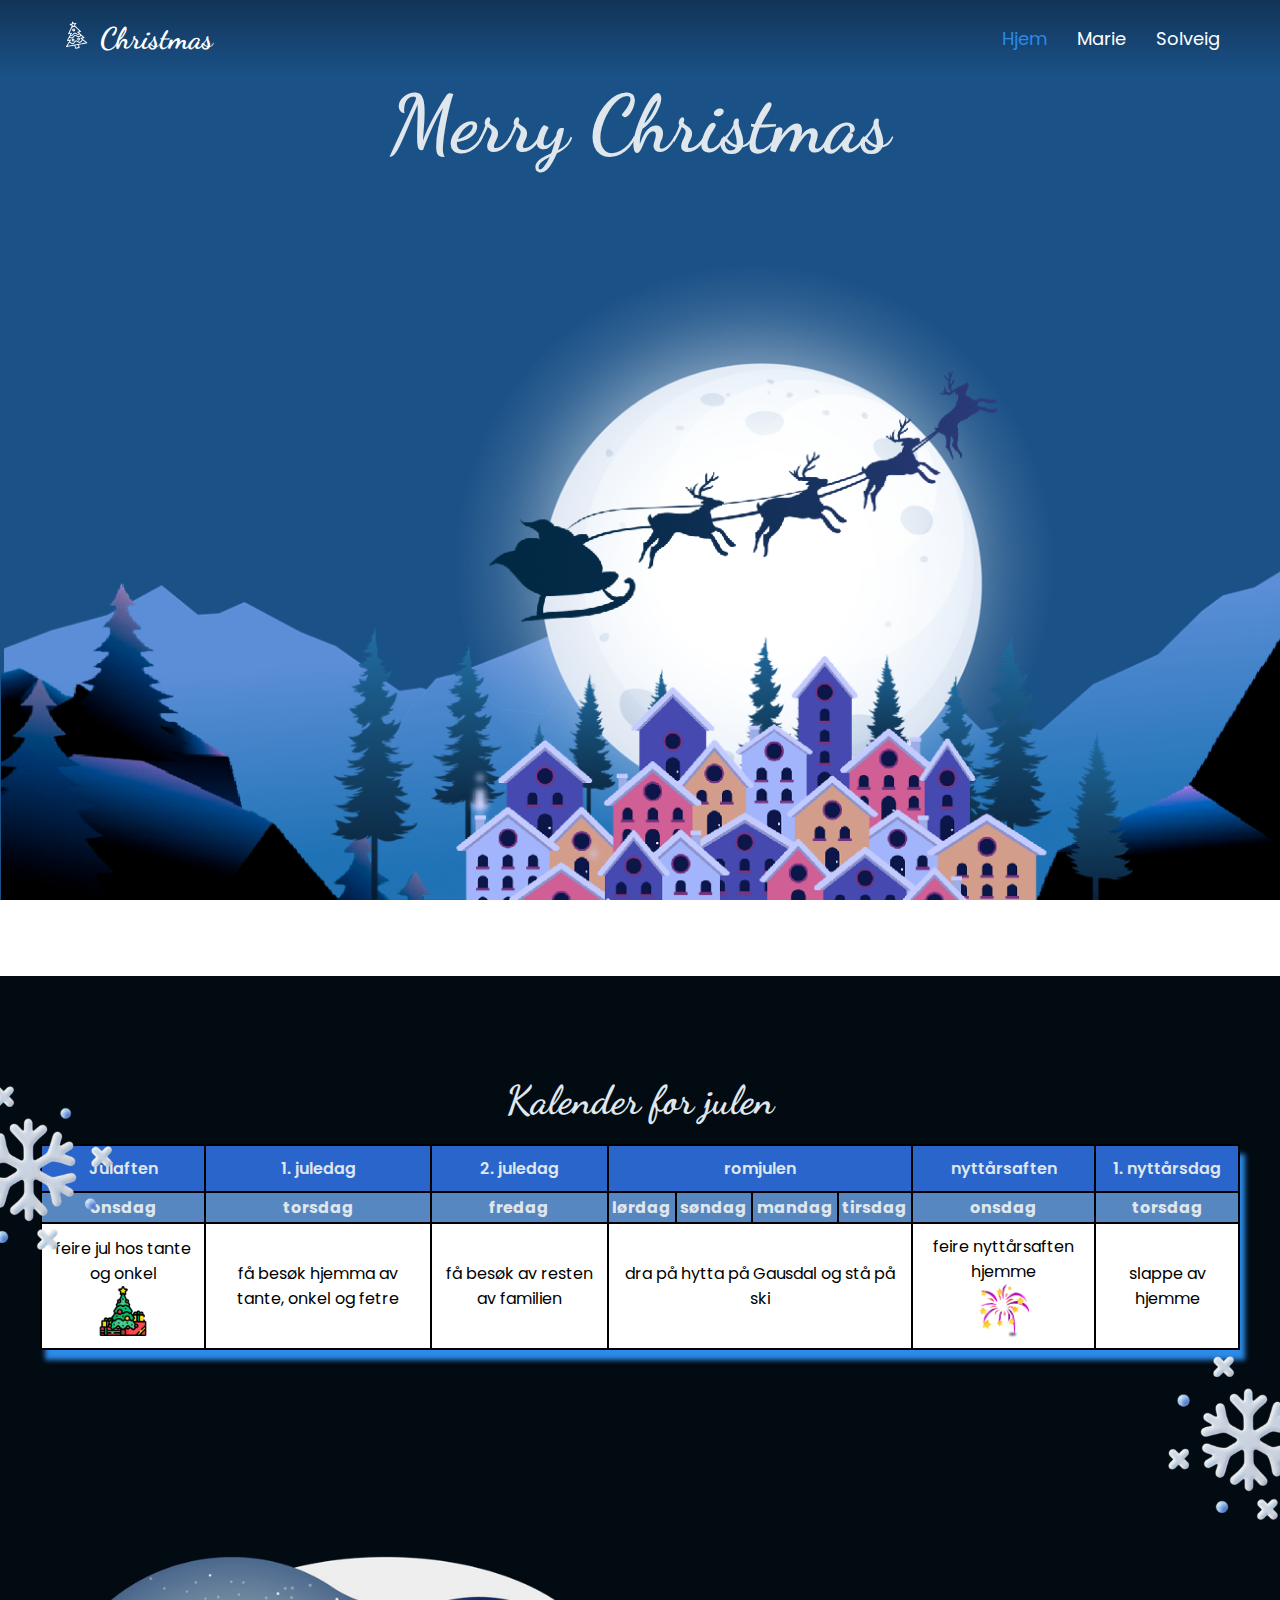
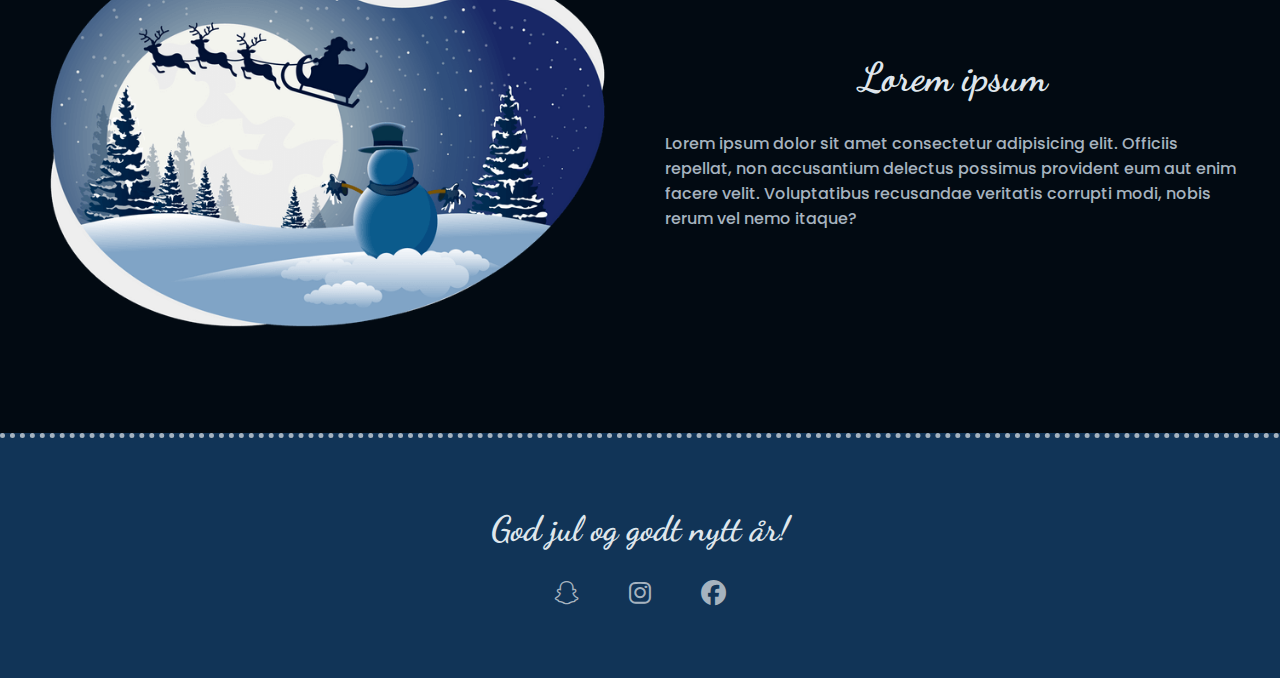
<file: Juleside/index.html>
<!DOCTYPE html>
<html lang="en">

<head>
    <meta charset="UTF-8">
    <meta name="viewport" content="width=device-width, initial-scale=1.0">
    <title>juleside</title>
    <link rel="stylesheet" href="index-style.css">
    <link rel="stylesheet" href="https://cdnjs.cloudflare.com/ajax/libs/font-awesome/6.5.1/css/all.min.css">


</head>

<body>

    <section class="nav-section">
        <nav>
            <div class="nav-container">
                <div class="logo">
                    <a href="index.html"><img src="logo.png" alt="logo" class="logo-img"></a>
                    <a href="index.html">Christmas</a>
                </div>
                <div class="nav-flex">
                    <a href="index.html">Hjem</a>
                    <a href="#">Marie</a>
                    <a href="solveig.html">Solveig</a>
                </div>
            </div>
        </nav>
    </section>

    <main>
        <h1>Merry Christmas</h1>
    </main>

    <section class="kalender">
        <h2>Kalender for julen</h2>

        <table>
            <thead>
                <tr id="dager">
                    <th>Julaften</th>
                    <th>1. juledag</th>
                    <th>2. juledag</th>
                    <th colspan="4">romjulen</th>
                    <th>nyttårsaften</th>
                    <th>1. nyttårsdag</th>
                </tr>
                <tr class="dager">
                    <th>onsdag</th>
                    <th>torsdag</th>
                    <th>fredag</th>
                    <th>lørdag</th>
                    <th>søndag</th>
                    <th>mandag</th>
                    <th>tirsdag</th>
                    <th>onsdag</th>
                    <th>torsdag</th>
                </tr>
            </thead>

            <tbody>
                <tr>
                    <td>feire jul hos tante og onkel <img src="kalender_julaften.png" alt="julaften"
                            class="kalender-img"></td>
                    <td>få besøk hjemma av tante, onkel og fetre</td>
                    <td>få besøk av resten av familien</td>
                    <td colspan="4">dra på hytta på Gausdal og stå på ski</td>
                    <td>feire nyttårsaften hjemme <img src="kalender_nyttår.png" alt="nyttårsaften"
                            class="kalender-img"></td>
                    <td>slappe av hjemme</td>
                </tr>
            </tbody>
        </table>

    </section>

    <img src="snowflake.png" alt="snowflake" class="snowflake-1">
    <img src="snowflake.png" alt="snowflake" class="snowflake-2">

    <section class="lorem">
        <div class="grid-container">
            <img src="about-christmas.png" alt="">
            <div class="text-box">
                <h3>Lorem ipsum</h3>
                <p>Lorem ipsum dolor sit amet consectetur adipisicing elit. Officiis repellat, non accusantium delectus
                    possimus provident eum aut enim facere velit. Voluptatibus recusandae veritatis corrupti modi, nobis
                    rerum vel nemo itaque?</p>
            </div>
        </div>
    </section>

    <footer>
        <div class="content">
            <h4>God jul og godt nytt år!</h4>
            <ul>
                <li><a href="#"><i class="fa-brands fa-snapchat"></i></a></li>
                <li><a href="#"><i class="fa-brands fa-instagram"></i></a></li>
                <li><a href="#"><i class="fa-brands fa-facebook"></i></a></li>
            </ul>
        </div>
    </footer>

</body>

</html>
</file>
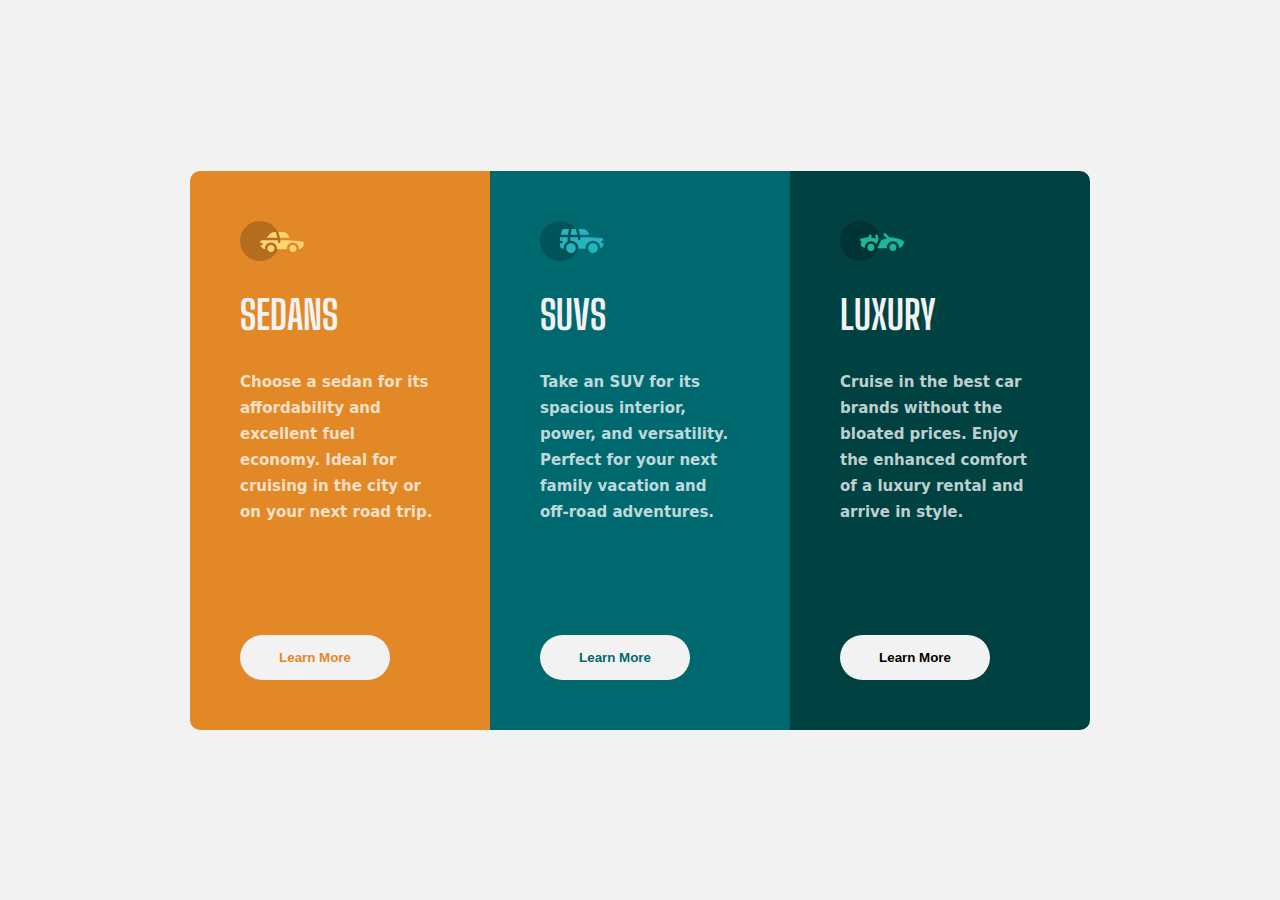
<file: Juleside/Marie_utf/3-column-preview-card-main – starter/index.html>
<!DOCTYPE html>
<html lang="en">

<head>
  <meta charset="UTF-8" />
  <meta name="viewport" content="width=device-width, initial-scale=1.0" />
  <!-- displays site properly based on user's device -->

  <link rel="icon" type="image/png" sizes="32x32" href="./images/favicon-32x32.png" />

  <title>Frontend Mentor | 3-column preview card component</title>

  <!-- Google fonts -->
  <link rel="preconnect" href="https://fonts.googleapis.com" />
  <link rel="preconnect" href="https://fonts.gstatic.com" crossorigin />
  <link href="https://fonts.googleapis.com/css2?family=Big+Shoulders+Display:wght@700&family=Lexend+Deca&display=swap"
    rel="stylesheet" />

  <!-- External stylesheet -->
  <link rel="stylesheet" href="style.css" />
</head>

<body>
  <div class="grid-container">
      <div class="grid-card sedans">
        <div class="img-container">
          <img src="./images/icon-sedans.svg" alt="">
        </div>
        <h2>Sedans</h2>
        <p class="grid-card-text">
          Choose a sedan for its affordability and excellent fuel economy.
          Ideal for cruising in the city or on your next road trip.
        </p>
        <button class="btn">Learn More</button>
      </div>
      <div class="grid-card suvs">
        <div class="img-container">
          <img src="./images/icon-suvs.svg" alt="">
        </div>
        <h2>SUVs</h2>
        <p class="grid-card-text">
          Take an SUV for its spacious interior, power, and versatility.
          Perfect for your next family vacation and off-road adventures.
        </p>
        <button class="btn">Learn More</button>
      </div>
      <div class="grid-card luxury">
        <div class="img-container">
          <img src="./images/icon-luxury.svg" alt="">
        </div>
        <h2>Luxury</h2>
        <p class="grid-card-text">
          Cruise in the best car brands without the bloated prices. Enjoy the
          enhanced comfort of a luxury rental and arrive in style.
        </p>
        <button class="btn">Learn More</button>
      </div>
  </div>
</body>

</html>
</file>
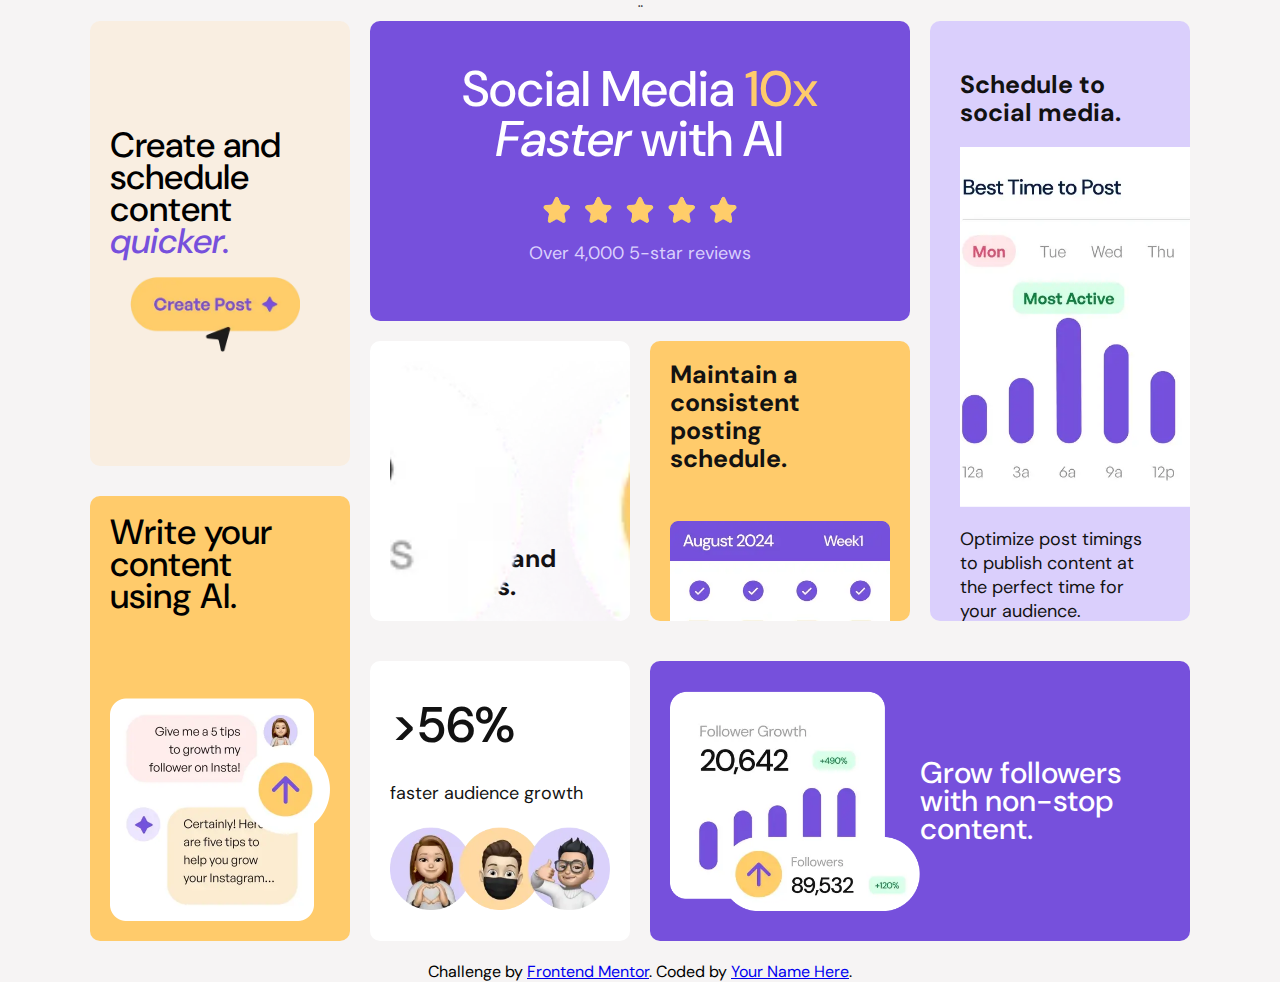
<file: Juleside/Marie_utf/bento-grid-main/index.html>
<!DOCTYPE html>
<html lang="en">

<head>
  <meta charset="UTF-8">
  <meta name="viewport" content="width=device-width, initial-scale=1.0">
  <!-- displays site properly based on user's device -->

  <link rel="icon" type="image/png" sizes="32x32" href="./assets/images/favicon-32x32.png">
  <link rel="stylesheet" href="./style.css">¨
  <link rel="stylesheet" href=https://fonts.google.com/specimen/DM+Sans>

  <title>Frontend Mentor | Bento grid</title>


</head>

<body>
  <div class="flex-container">
    <section class="left-section">

      <div class="grid-card top-create">
        <div class="create-content">
          <h3>Create and schedule content <span class="purple-italic-text">quicker.</span></h3>
          <div class="create-bilde">
            <img src="./assets/images/illustration-create-post.webp" alt="">
          </div>
        </div>
      </div>

      <div class="grid-card bottom-ai">
        <h3>Write your content using AI.</h3>
        <img src="./assets/images/illustration-ai-content.webp" alt="">
      </div>
    </section>


    <section class="grid-section">
      <div class="grid-card top-title">
        <div class="title-content">
          <h1>Social Media <span class="title-10x">10x</span></h1>
          <h1><span class="title-italic">Faster</span> with AI</h1>
          <div class="stars">
            <img src="./assets/images/illustration-five-stars.webp" alt="">
          </div>
          <p>Over 4,000 5-star reviews</p>
        </div>
      </div>

      <div class="grid-card mid-insta">
        <div class="insta-bilde">
          <img src="./assets/images/illustration-multiple-platforms.webp" alt="">
        </div>
        <h4>Manage multiple accounts and platforms.</h4>
      </div>
      <div class="grid-card mid-yellow">
        <h4>Maintain a consistent posting schedule.</h4>
        <img src="./assets/images/illustration-consistent-schedule.webp" alt="">
      </div>
      <div class="grid-card right-purple">
        <h4>Schedule to social media.</h4>
        <div class="right-bilde">
          <img src="./assets/images/illustration-schedule-posts.webp" alt="">
        </div>
        <p>Optimize post timings to publish content at the perfect time for your audience.</p>
      </div>

      <div class="grid-card bottom-purple">
        <div class="bottom-bilde">
          <img src="./assets/images/illustration-grow-followers.webp" alt="">
        </div>
        <h2>Grow followers with non-stop content.</h2>
      </div>

      <div class="grid-card bottom-percent">
        <p class="percent">>56%</p>
        <p>faster audience growth</p>
        <img src="./assets/images/illustration-audience-growth.webp" alt="">
      </div>
    </section>

     <section class="left-section media">
      <div class="grid-card top-create">
        <div class="create-content">
          <h3>Create and schedule content <span class="purple-italic-text">quicker.</span></h3>
          <div class="create-bilde">
            <img src="./assets/images/illustration-create-post.webp" alt="">
          </div>
        </div>
      </div>

      <div class="grid-card bottom-ai">
        <h3>Write your content using AI.</h3>
        <img src="./assets/images/illustration-ai-content.webp" alt="">
      </div>
    </section>

  </div>






  <div class="attribution">
    Challenge by <a href="https://www.frontendmentor.io?ref=challenge">Frontend Mentor</a>.
    Coded by <a href="#">Your Name Here</a>.
  </div>
</body>

</html>
</file>
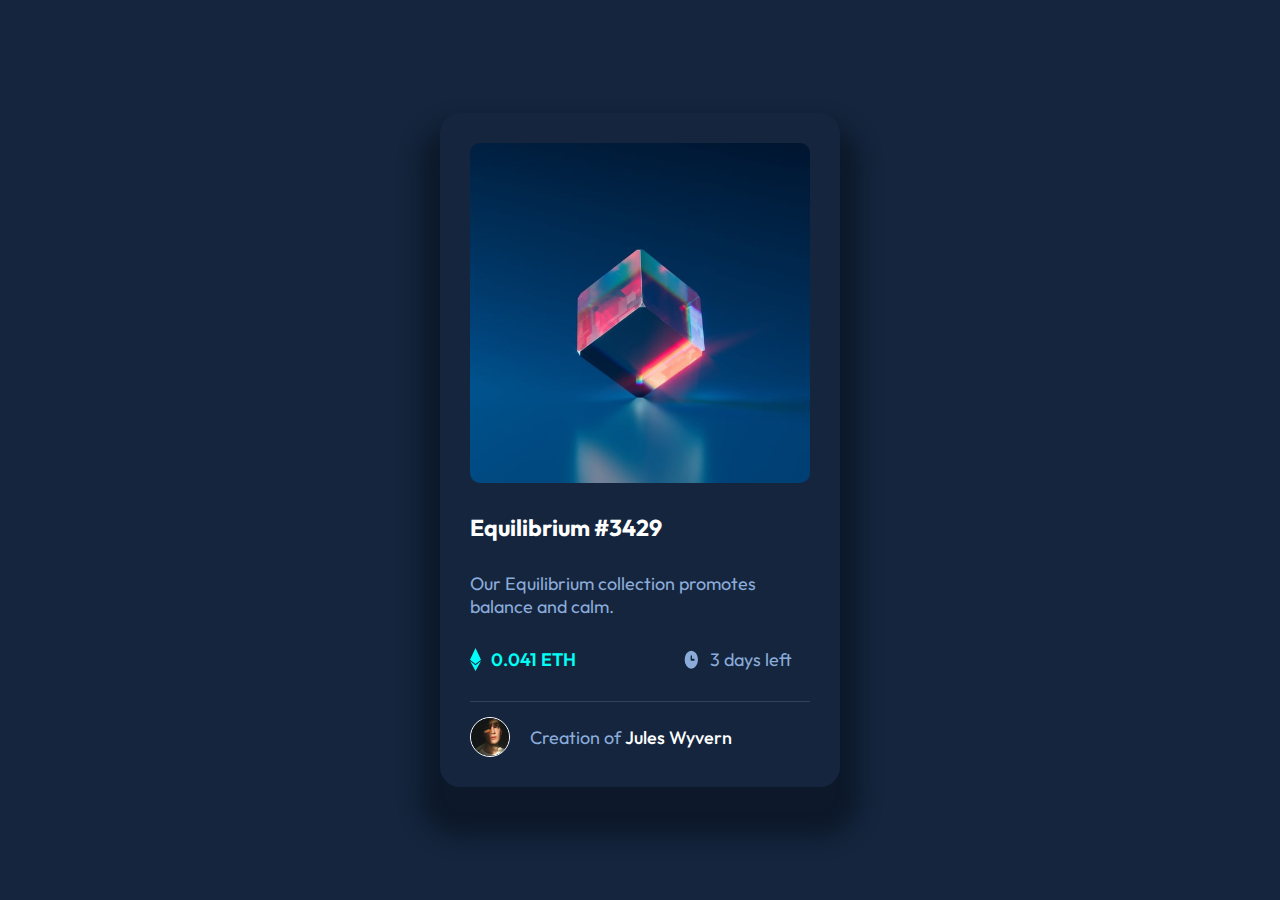
<file: Juleside/Marie_utf/nft-preview-card-main-starter/index.html>
<!DOCTYPE html>
<html lang="en">

<head>
  <meta charset="UTF-8" />
  <meta name="viewport" content="width=device-width, initial-scale=1.0" />

  <link rel="icon" type="image/png" sizes="32x32" href="./images/favicon-32x32.png" />
  <!-- Google fonts -->
  <link rel="preconnect" href="https://fonts.googleapis.com" />
  <link rel="preconnect" href="https://fonts.gstatic.com" crossorigin />
  <link href="https://fonts.googleapis.com/css2?family=Outfit:wght@300;400;600&display=swap" rel="stylesheet" />
  <!-- /Google fonts -->

  <link rel="stylesheet" href="style.css" />

  <title>Frontend Mentor | NFT preview card component</title>
</head>

<body>
    <div class="container">
      <div class="bilde-container">
        <img src="./images/image-equilibrium.jpg" alt="">
      </div>
      <div class="bilde-container-hover">
        <img src="./images/icon-view.svg" alt="">
      </div>
      <h1>Equilibrium #3429</h1>
      <p>Our Equilibrium collection promotes balance and calm.</p>

      <div class="flex-group">
        <div class="eth">
          <img src="./images/icon-ethereum.svg" alt="">
          <p>0.041 ETH</p>
        </div>
        <div class="time">
          <img src="./images/icon-clock.svg" alt="">
          <p>3 days left</p>
        </div>
      </div>

      <div class="creation">
        <div class="avatar-container">
          <img src="./images/image-avatar.png" alt="">
        </div>
        <p>Creation of <span class="bold-white">Jules Wyvern</span></p>
      </div>
    </div>
</body>

</html>
</file>
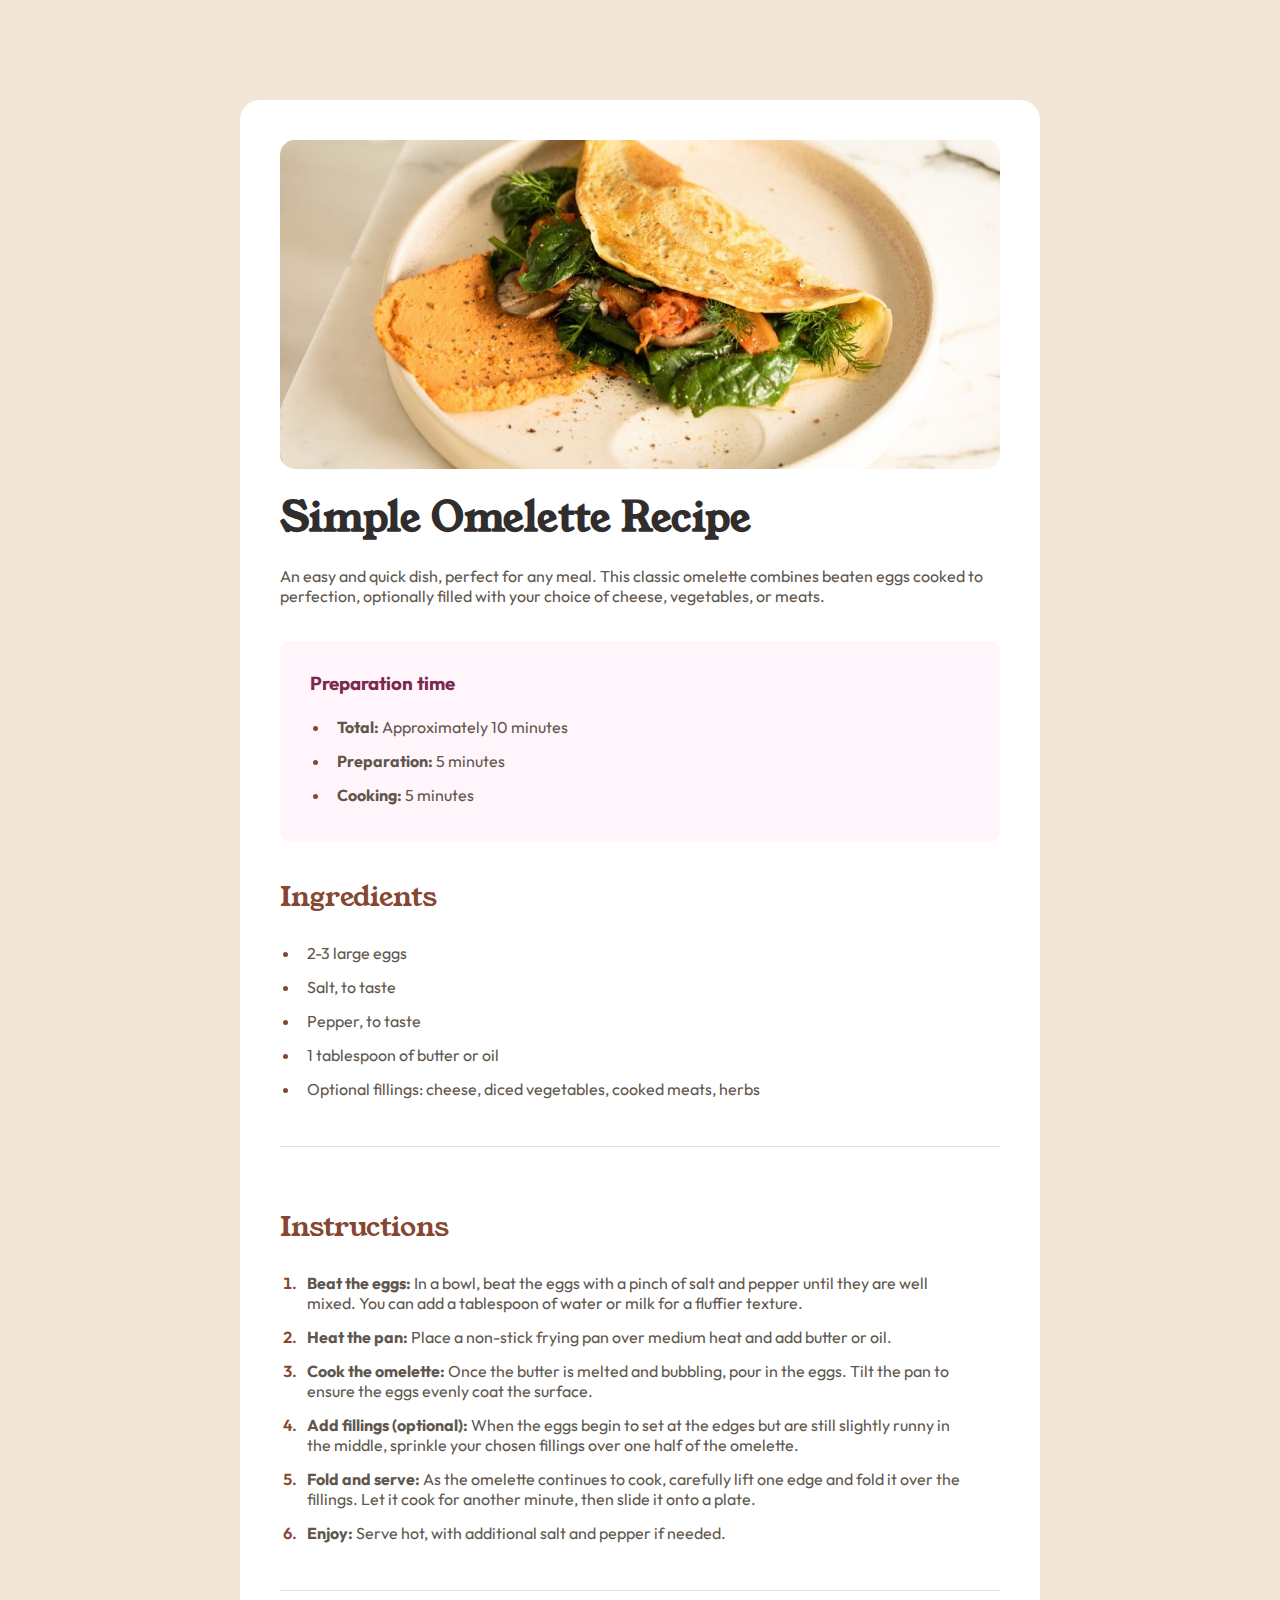
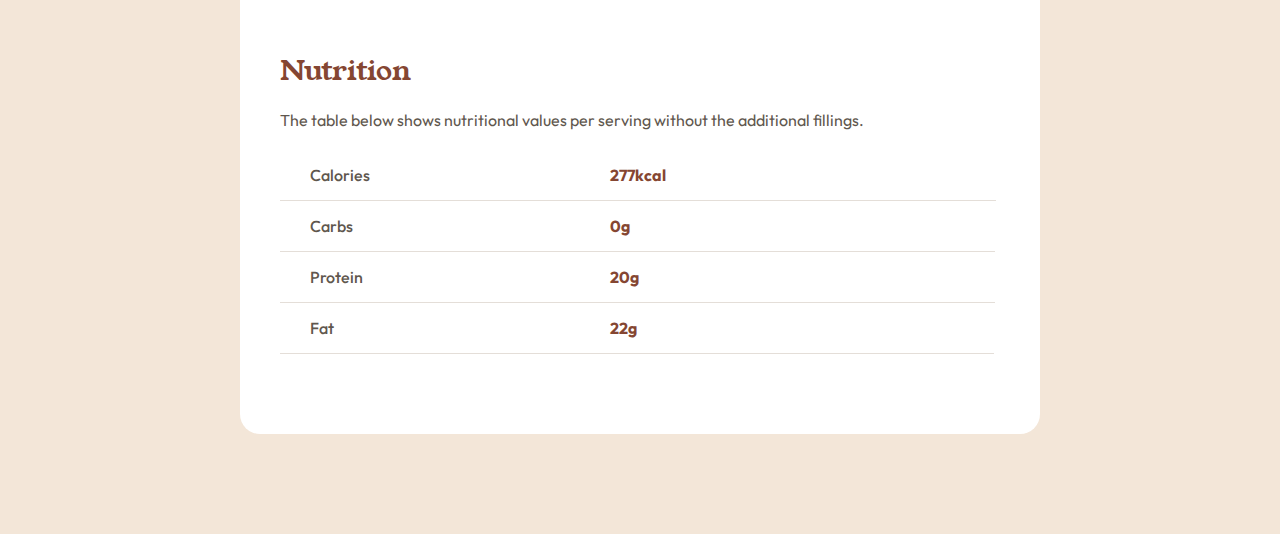
<file: Juleside/Marie_utf/recipe-page-main-starter/index.html>
<!DOCTYPE html>
<html lang="en">

<head>
  <meta charset="UTF-8" />
  <meta name="viewport" content="width=device-width, initial-scale=1.0" />

  <title>Frontend Mentor | Recipe page</title>

  <link rel="stylesheet" href="style.css" />
</head>

<body>

<main>
  <section class="top-ingredients">
    <div class="bilde-container">
      <img src="./assets/images/image-omelette.jpeg" alt="">
    </div>
    <div class="top-text">
      <h1>Simple Omelette Recipe</h1>
      <p>
        An easy and quick dish, perfect for any meal. This classic omelette
        combines beaten eggs cooked to perfection, optionally filled with
        your choice of cheese, vegetables, or meats.
      </p>
    </div>
  
    <div class="preparation-box">
      <div class="preparation">
        <h3>Preparation time</h3>
        <ul>
          <li><span class="bold">Total:</span> Approximately 10 minutes</li>
          <li><span class="bold">Preparation:</span> 5 minutes</li>
          <li><span class="bold">Cooking:</span> 5 minutes</li>
        </ul>
      </div>
    </div>
  
    <div class="ingredients">
      <h2>Ingredients</h2>
      <ul>
        <li>2-3 large eggs</li>
        <li>Salt, to taste</li>
        <li>Pepper, to taste</li>
        <li>1 tablespoon of butter or oil</li>
        <li>Optional fillings: cheese, diced vegetables, cooked meats, herbs</li>
      </ul>
    </div>
  </section>
  
  <section class="instruction">
    <h2>Instructions</h2>
    <ol>
      <li>
        <span class="bold">Beat the eggs:</span> In a bowl, beat the eggs with a pinch of salt
        and pepper until they are well mixed. You can add a tablespoon of
        water or milk for a fluffier texture.
      </li>
      <li>
        <span class="bold">Heat the pan:</span> Place a non-stick frying pan over medium heat
        and add butter or oil.
      </li>
      <li>
        <span class="bold">Cook the omelette:</span> Once the butter is melted and bubbling,
        pour in the eggs. Tilt the pan to ensure the eggs evenly coat the
        surface.
      </li>
      <li>
        <span class="bold">Add fillings (optional):</span> When the eggs begin to set at the
        edges but are still slightly runny in the middle, sprinkle your
        chosen fillings over one half of the omelette.
      </li>
      <li>
        <span class="bold">Fold and serve:</span> As the omelette continues to cook,
        carefully lift one edge and fold it over the fillings. Let it cook
        for another minute, then slide it onto a plate.
      </li>
      <li><span class="bold">Enjoy:</span> Serve hot, with additional salt and pepper if needed.</li>
    </ol>
  </section>
  
  <section class="nutrition">
    <h2>Nutrition</h2>
    <p>
      The table below shows nutritional values per serving without the
      additional fillings.
    </p>
  
    <table>
      <tbody>
        <tr>
          <td>Calories</td>
          <td class="value v1">277kcal</td>
      </tr>
      <tr>
        <td>Carbs</td>
        <td class="value v2">0g</td>
      </tr>
      <tr>
        <td>Protein</td>
        <td class="value v3">20g</td>
      </tr>
      <tr>
        <td>Fat</td>
        <td class="value v4">22g</td>
      </tr>
    </tbody>
    </table>
  </section>
</main>

</body>

</html>
</file>
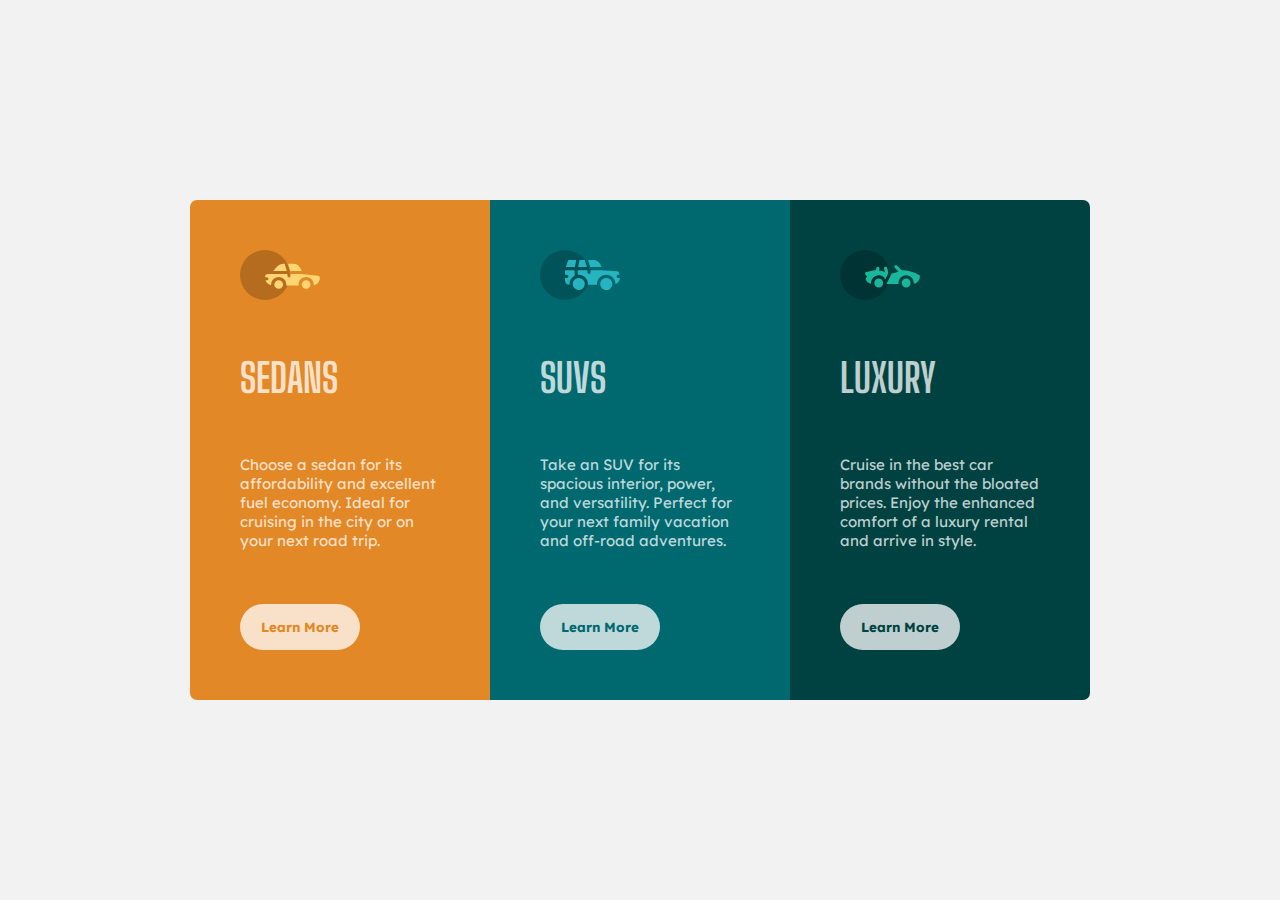
<file: Juleside/Utfordringer/3-column-preview-card-main – starter/index.html>
<!DOCTYPE html>
<html lang="en">

<head>
  <meta charset="UTF-8" />
  <meta name="viewport" content="width=device-width, initial-scale=1.0" />
  <!-- displays site properly based on user's device -->

  <link rel="icon" type="image/png" sizes="32x32" href="./images/favicon-32x32.png" />

  <title>Frontend Mentor | 3-column preview card component</title>

  <!-- Google fonts -->
  <link rel="preconnect" href="https://fonts.googleapis.com" />
  <link rel="preconnect" href="https://fonts.gstatic.com" crossorigin />
  <link href="https://fonts.googleapis.com/css2?family=Big+Shoulders+Display:wght@700&family=Lexend+Deca&display=swap"
    rel="stylesheet" />

  <!-- External stylesheet -->
  <link rel="stylesheet" href="style.css" />
</head>

<body>

  <main>
    <div class="box yellow">
      <img src="./images/icon-sedans.svg" alt="sedans" class="sedan-img">
      <h1>Sedans</h1>
      <p>
        Choose a sedan for its affordability and excellent fuel economy.
        Ideal for cruising in the city or on your next road trip.
      </p>
      <button class="btn en">Learn More</button>
    </div>
    <div class="box blue">
      <img src="./images/icon-suvs.svg" alt="suvs" class="suvs">
      <h1>SUVs</h1>
      <p>
        Take an SUV for its spacious interior, power, and versatility.
        Perfect for your next family vacation and off-road adventures.
      </p>
      <button class="btn to">Learn More</button>
    </div>
    <div class="box green">
      <img src="./images/icon-luxury.svg" alt="luxury" class="luxury">
      <h1>Luxury</h1>
      <p>
        Cruise in the best car brands without the bloated prices. Enjoy the
        enhanced comfort of a luxury rental and arrive in style.
      </p>
      <button class="btn tre">Learn More</button>
    </div>
  </main>

</body>

</html>
</file>
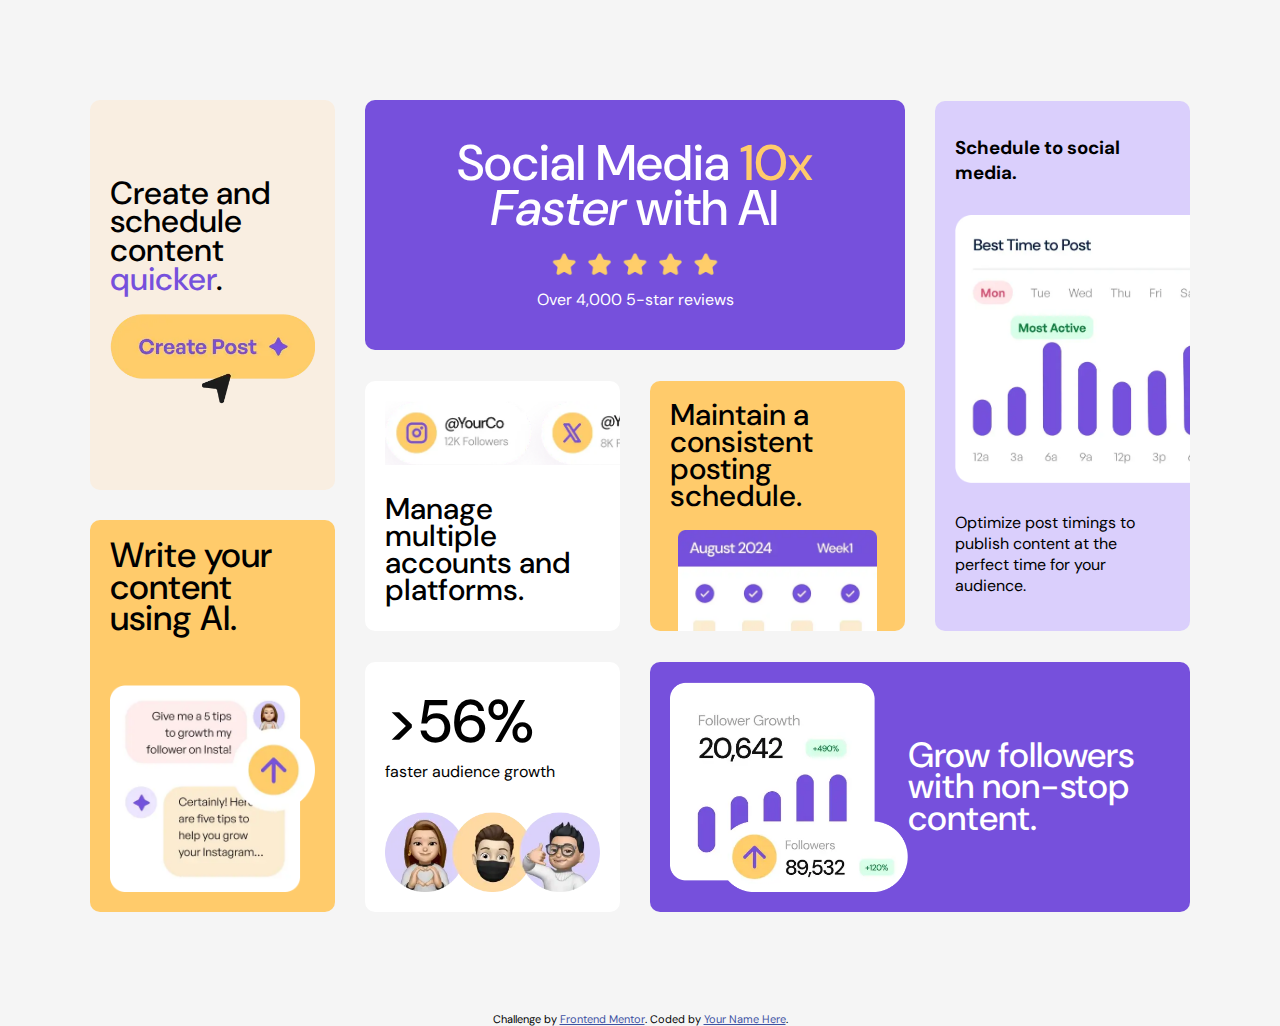
<file: Juleside/Utfordringer/bento-grid-main (2)/index.html>
<!DOCTYPE html>
<html lang="en">

<head>
  <meta charset="UTF-8">
  <meta name="viewport" content="width=device-width, initial-scale=1.0">
  <!-- displays site properly based on user's device -->

  <link rel="icon" type="image/png" sizes="32x32" href="./assets/images/favicon-32x32.png">
  <link rel="stylesheet" href="style.css">

  <title>Frontend Mentor | Bento grid</title>

  <!-- Feel free to remove these styles or customise in your own stylesheet 👍 -->
  <style>
    .attribution {
      font-size: 11px;
      text-align: center;
    }

    .attribution a {
      color: hsl(228, 45%, 44%);
    }
  </style>
</head>

<body>

  <section>

    <div class="flex-container">
      <div class="create-quicker">
        <h4>Create and schedule content <span>quicker</span>.</h4>
        <img src="./assets/images/illustration-create-post.webp" alt="create-post" class="create-post">
      </div>
      <div class="AI-box">
        <h2 class="AI">Write your content using AI.</h2>
        <img src="./assets/images/illustration-ai-content.webp" alt="ai-content" class="ai-content">
      </div>
    </div>


    <div class="grid-container">
      <div class="main-box">
        <h1>Social Media <span class="tix">10x</span> <span class="faster">Faster</span> with AI</h1>
        <img src="./assets/images/illustration-five-stars.webp" alt="stars" class="stars">
        <p>Over 4,000 5-star reviews</p>
      </div>
      <div class="manage-multiple">
        <img src="./assets/images/illustration-multiple-platforms.webp" alt="multiple platforms" class="multiple-platforms">
        <p>Manage multiple accounts and platforms.</p>
      </div>
      <div class="maintain-schedule">
        <p>Maintain a consistent posting schedule.</p>
        <img src="./assets/images/illustration-consistent-schedule.webp" alt="consistant-schedule"
          class="consistant-schedule">
      </div>
      <div class="schedule-sm">
        <h3>Schedule to social media.</h3>
        <img src="./assets/images/illustration-schedule-posts.webp" alt="schedule-posts" class="schedule-posts">
        <p>Optimize post timings to publish content at the perfect time for your audience.</p>
      </div>
      <div class="follower-box">
        <img src="./assets/images/illustration-grow-followers.webp" alt="grow-followers" class="grow-followers">
        <h2>Grow followers with non-stop content.</h2>
      </div>
      <div class="audience">
        <p class="tall">>56%</p>
        <p>faster audience growth</p>
        <img src="./assets/images/illustration-audience-growth.webp" alt="audience growth" class="audience-grow">
      </div>
    </div>

    

  </section>


  <div class="attribution">
    Challenge by <a href="https://www.frontendmentor.io?ref=challenge">Frontend Mentor</a>.
    Coded by <a href="#">Your Name Here</a>.
  </div>
</body>

</html>
</file>
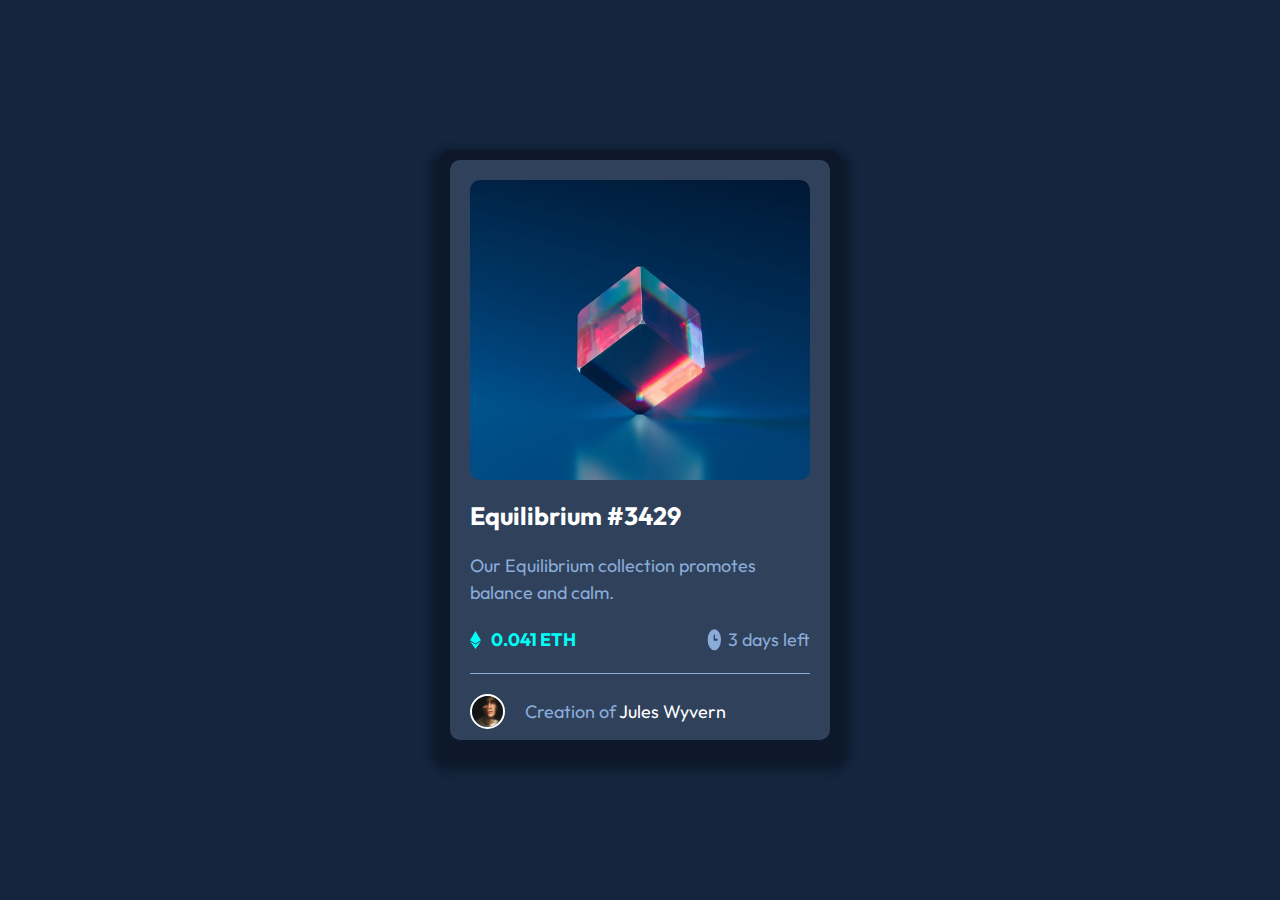
<file: Juleside/Utfordringer/nft-preview-card-main-starter/index.html>
<!DOCTYPE html>
<html lang="en">

<head>
  <meta charset="UTF-8" />
  <meta name="viewport" content="width=device-width, initial-scale=1.0" />

  <link rel="icon" type="image/png" sizes="32x32" href="./images/favicon-32x32.png" />
  <!-- Google fonts -->
  <link rel="preconnect" href="https://fonts.googleapis.com" />
  <link rel="preconnect" href="https://fonts.gstatic.com" crossorigin />
  <link href="https://fonts.googleapis.com/css2?family=Outfit:wght@300;400;600&display=swap" rel="stylesheet" />
  <!-- /Google fonts -->

  <link rel="stylesheet" href="style.css" />

  <title>Frontend Mentor | NFT preview card component</title>
</head>

<body>
  <main>
    <div class="container">
      <img src="./images/image-equilibrium.jpg" alt="equilibrium" class="equilibrium-img">
      
      <h1>Equilibrium #3429</h1>
      <p>Our Equilibrium collection promotes balance and calm.</p>
      
      <section class="price-container">
        <div class="eth">
          <img src="./images/icon-ethereum.svg" alt="etherium-icon" class="etherium-icon">
          <p class="price">0.041 ETH</p>
        </div>

        <div class="time">
          <img src="./images/icon-clock.svg" alt="clock" class="clock-img">
          <p class="time-left">3 days left</p>
        </div>
      </section>

      <section class="avatar">
        <div class="flex-box">
          <img src="./images/image-avatar.png" alt="avatar-img" class="avatar-img">
          <p class="avatar-text">Creation of <span>Jules Wyvern</span></p>
        </div>
      </section>
    </div>
  </main>

</body>

</html>
</file>
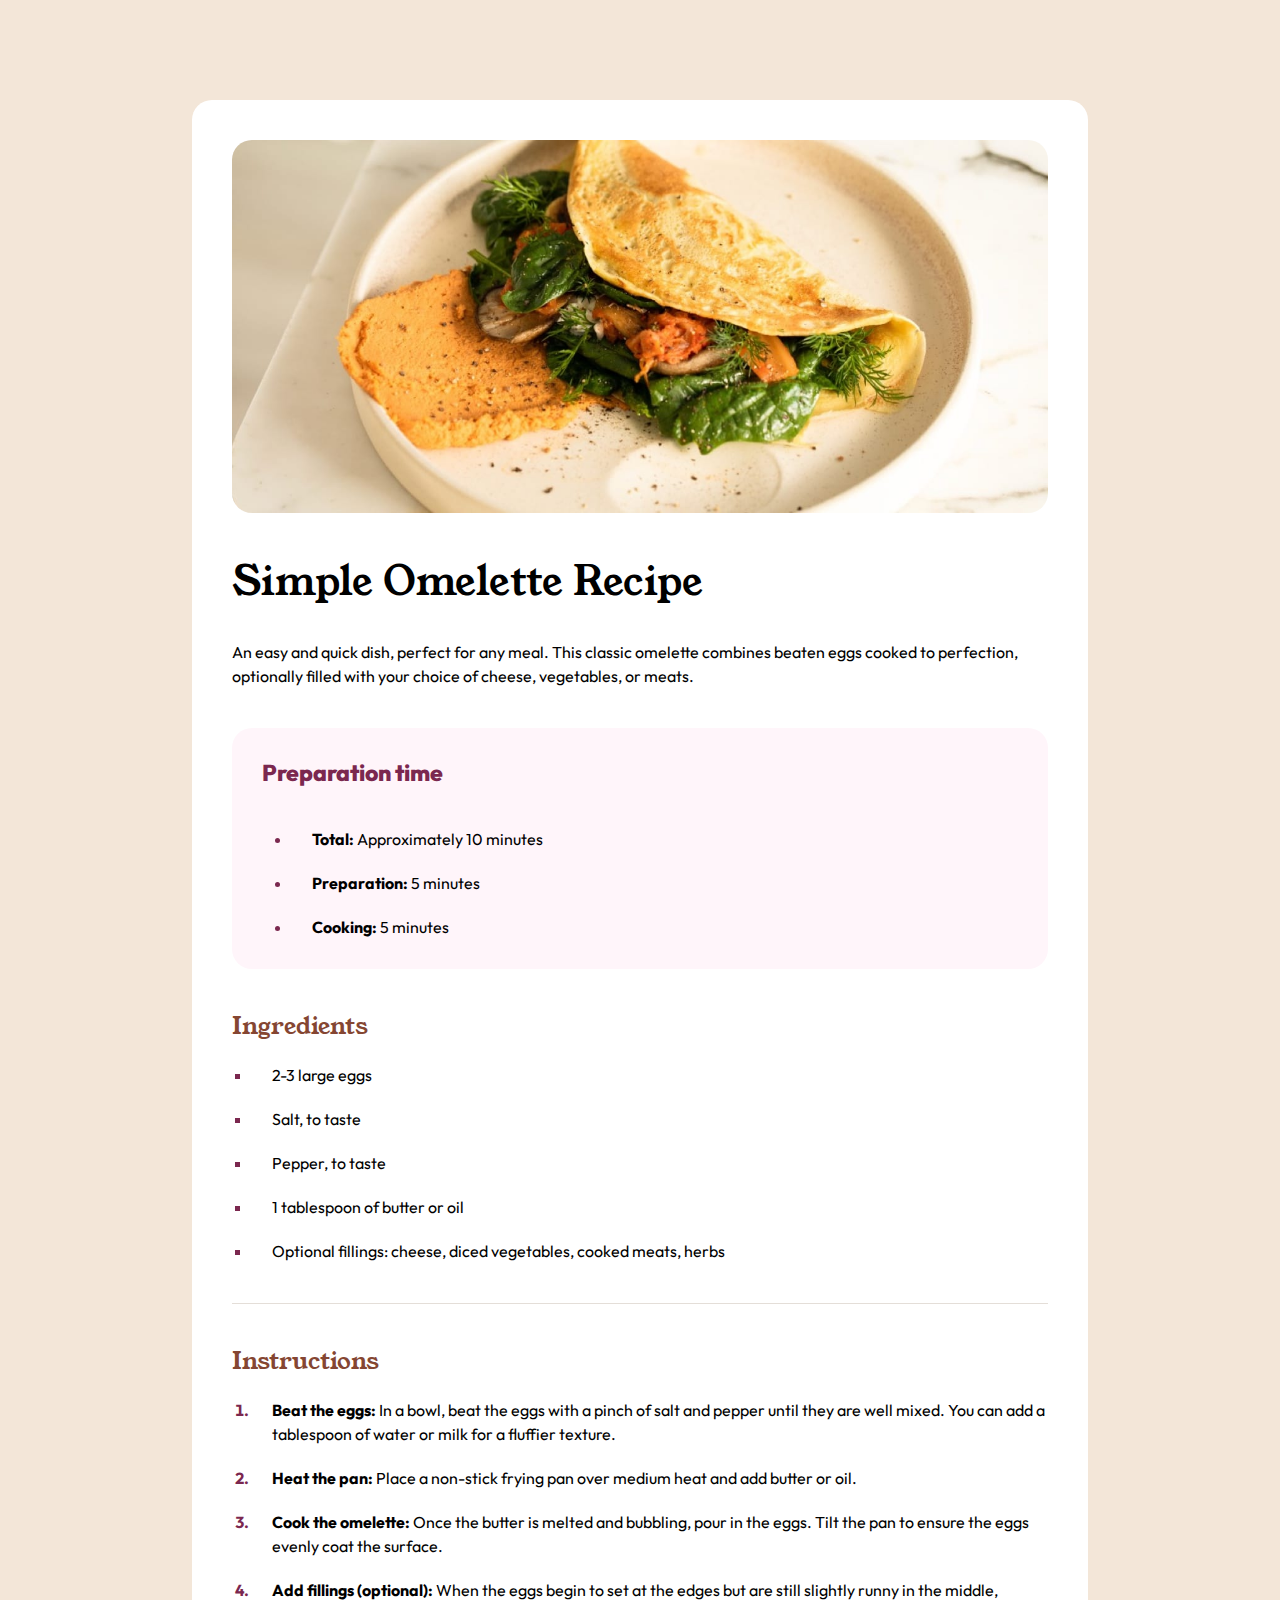
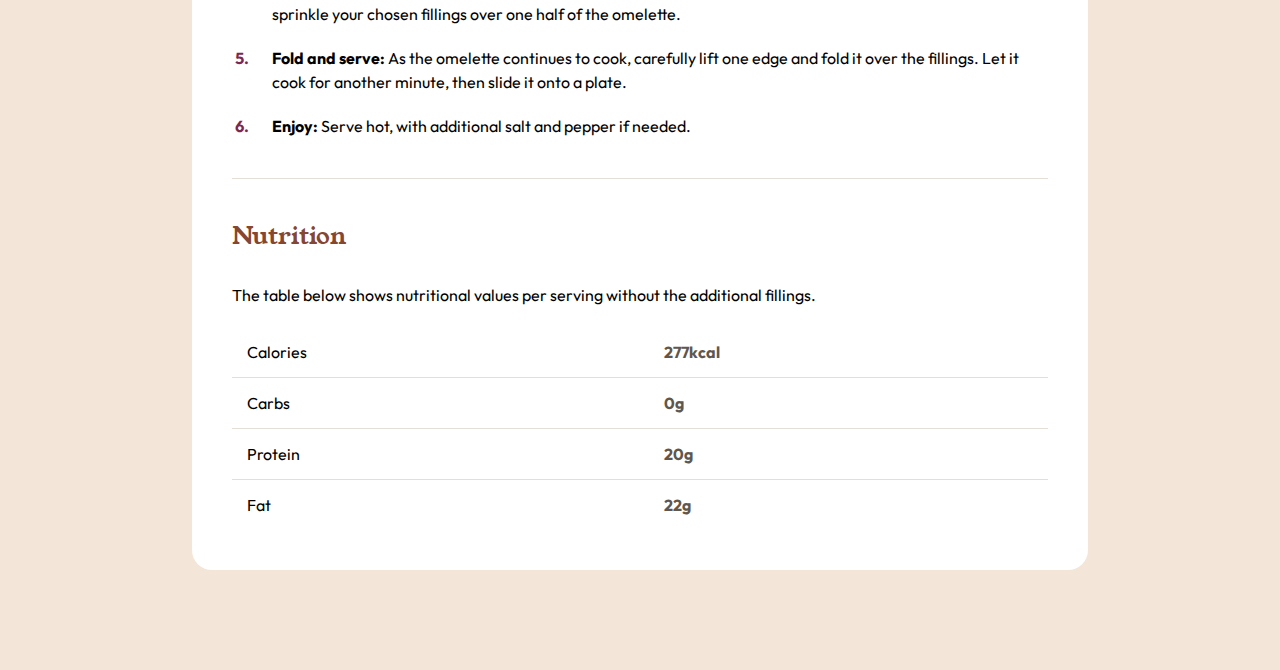
<file: Juleside/Utfordringer/recipe-page-main-starter/index.html>
<!DOCTYPE html>
<html lang="en">

<head>
  <meta charset="UTF-8" />
  <meta name="viewport" content="width=device-width, initial-scale=1.0" />

  <title>Frontend Mentor | Recipe page</title>

  <link rel="stylesheet" href="style.css" />
</head>

<body>

  <main>

    <img src="./assets/images/image-omelette.jpeg" alt="omelette" class="omelette-img">

    <section class="info">
      <h1>Simple Omelette Recipe</h1>
      <p class="innledning">
        An easy and quick dish, perfect for any meal. This classic omelette
        combines beaten eggs cooked to perfection, optionally filled with
        your choice of cheese, vegetables, or meats.
      </p>
    </section>
    <section class="preparation-time">
      <h3>Preparation time</h3>
      <ul class="preparation-list">
        <li>
          <p><b>Total:</b> Approximately 10 minutes</p>
        </li>
        <li>
          <p><b>Preparation:</b> 5 minutes</p>
        </li>
        <li>
          <p><b>Cooking:</b> 5 minutes</p>
        </li>
      </ul>
    </section>
    <section class="ingredients">
      <h2>Ingredients</h2>
      <ul class="ingredient-list">
        <li>
          <p>2-3 large eggs</p>
        </li>
        <li>
          <p>Salt, to taste</p>
        </li>
        <li>
          <p>Pepper, to taste</p>
        </li>
        <li>
          <p>1 tablespoon of butter or oil</p>
        </li>
        <li>
          <p>Optional fillings: cheese, diced vegetables, cooked meats, herbs</p>
        </li>
      </ul>
    </section>
    <section class="instructions">
      <div class="instructions-container">
        <h2>Instructions</h2>
        <ol class="instruction-list">
          <li>
            <p>
              <b>Beat the eggs: </b>In a bowl, beat the eggs with a pinch of salt
              and pepper until they are well mixed. You can add a tablespoon of
              water or milk for a fluffier texture.
            </p>
          </li>
          <li>
            <p>
              <b>Heat the pan: </b>Place a non-stick frying pan over medium heat
              and add butter or oil.
            </p>
          </li>
          <li>
            <p>
              <b>Cook the omelette: </b>Once the butter is melted and bubbling,
              pour in the eggs. Tilt the pan to ensure the eggs evenly coat the
              surface.
            </p>
          </li>
          <li>
            <p>
              <b>Add fillings (optional): </b>When the eggs begin to set at the
              edges but are still slightly runny in the middle, sprinkle your
              chosen fillings over one half of the omelette.
            </p>
          </li>
          <li>
            <p>
              <b>Fold and serve: </b> As the omelette continues to cook,
              carefully lift one edge and fold it over the fillings. Let it cook
              for another minute, then slide it onto a plate.
            </p>
          </li>
          <li>
            <p><b>Enjoy: </b>Serve hot, with additional salt and pepper if needed.</p>
          </li>
        </ol>
      </div>
    </section>
    <section class="nutrition">
      <h2>Nutrition</h2>
      <p>
        The table below shows nutritional values per serving without the
        additional fillings.
      </p>

      <table>

        <tr>
          <td>Calories</td>
          <td><span>277kcal</span></td>
        </tr>
        <tr>
          <td>Carbs</td>
          <td><span>0g</span></td>
        </tr>
        <tr>
          <td>Protein</td>
          <td><span>20g</span></td>
        </tr>
        <tr class="fat">
          <td>Fat</td>
          <td><span>22g</span></td>
        </tr>

      </table>

    </section>
  </main>

</body>

</html>
</file>
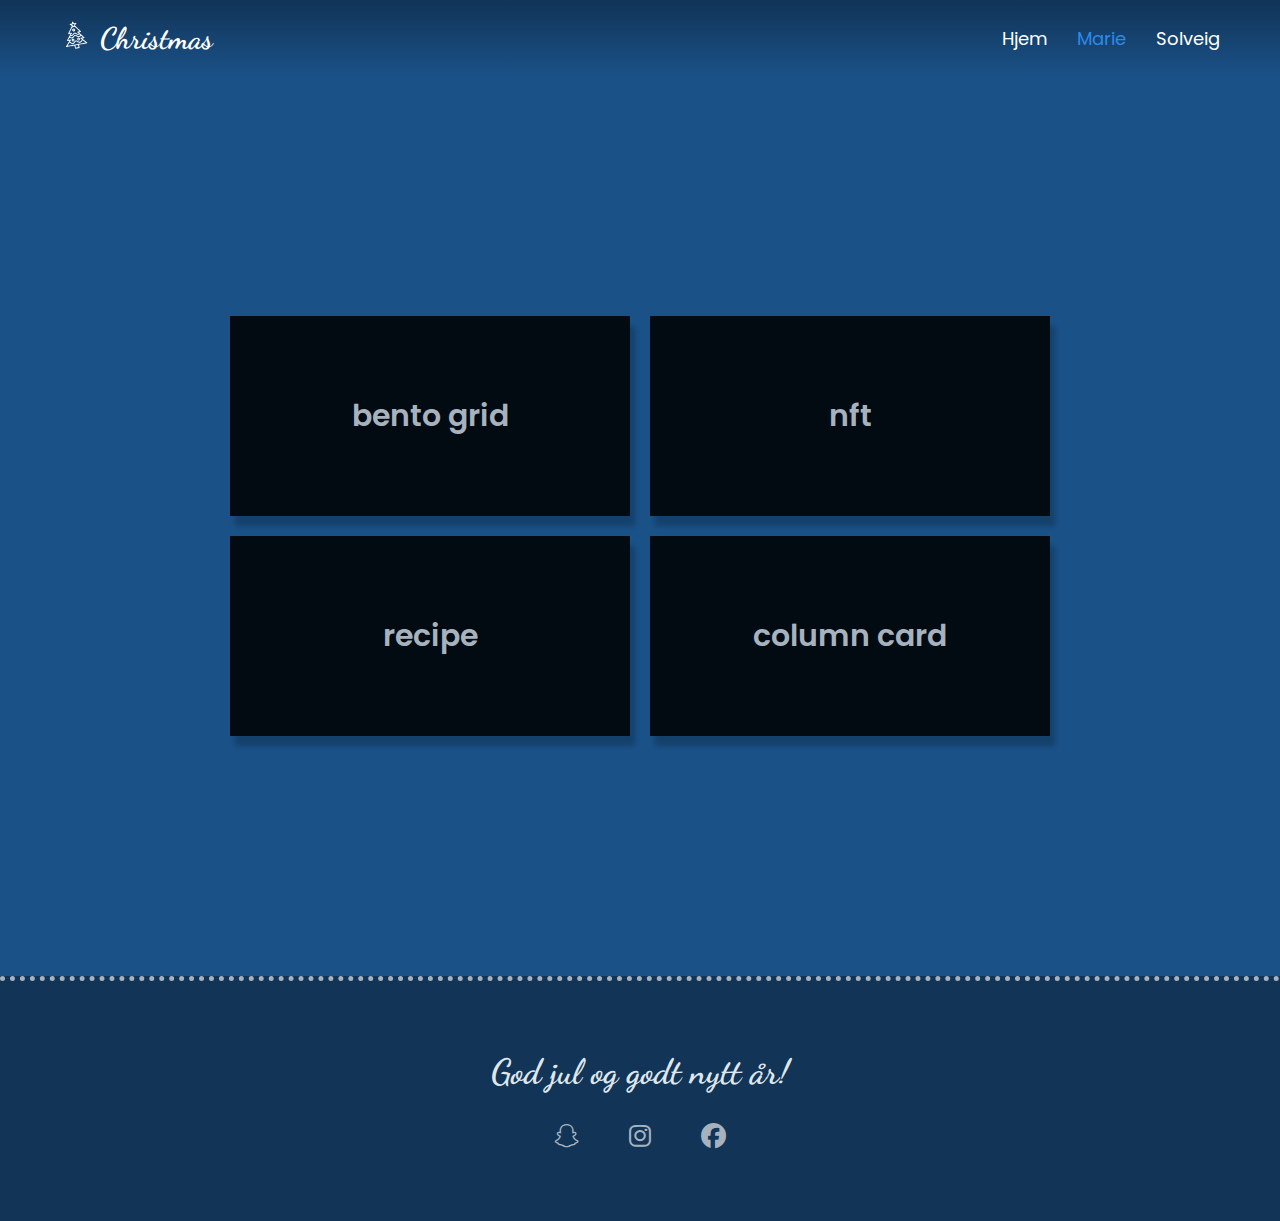
<file: Juleside/marie.html>
<!DOCTYPE html>
<html lang="en">

<head>
    <meta charset="UTF-8">
    <meta name="viewport" content="width=device-width, initial-scale=1.0">
    <title>Solveigs juleprosjekter</title>
    <link rel="stylesheet" href="marie-style.css">
    <link rel="stylesheet" href="https://cdnjs.cloudflare.com/ajax/libs/font-awesome/6.5.1/css/all.min.css">
</head>

<body>

    <section class="nav-section">
        <nav>
            <div class="nav-container">
                <div class="logo">
                    <a href="index.html"><img src="logo.png" alt="logo" class="logo-img"></a>
                    <a href="index.html">Christmas</a>
                </div>
                <div class="nav-flex">
                    <a href="index.html">Hjem</a>
                    <a href="marie.html">Marie</a>
                    <a href="solveig.html">Solveig</a>
                </div>
            </div>
        </nav>
    </section>


    <section class="bokser">

        <div class="box-container">
            <a href="./Marie_utf/bento-grid-main/">
                <div class="box bento-grid">
                    <p>bento grid</p>
                </div>
            </a>
            <a href="./Marie_utf/nft-preview-card-main-starter/">
                <div class="box nft">
                    <p>nft</p>
                </div>
            </a>
            <a href="./Marie_utf/recipe-page-main-starter/">
                <div class="box recipe">
                    <p>recipe</p>
                </div>
            </a>
            <a href="./Marie_utf/3-column-preview-card-main – starter/">
                <div class="box column-card">
                    <p>column card</p>
                </div>
            </a>
        </div>

    </section>


    <footer>
        <div class="content">
            <h4>God jul og godt nytt år!</h4>
            <ul>
                <li><a href="#"><i class="fa-brands fa-snapchat"></i></a></li>
                <li><a href="#"><i class="fa-brands fa-instagram"></i></a></li>
                <li><a href="#"><i class="fa-brands fa-facebook"></i></a></li>
            </ul>
        </div>
    </footer>

</body>

</html>
</file>
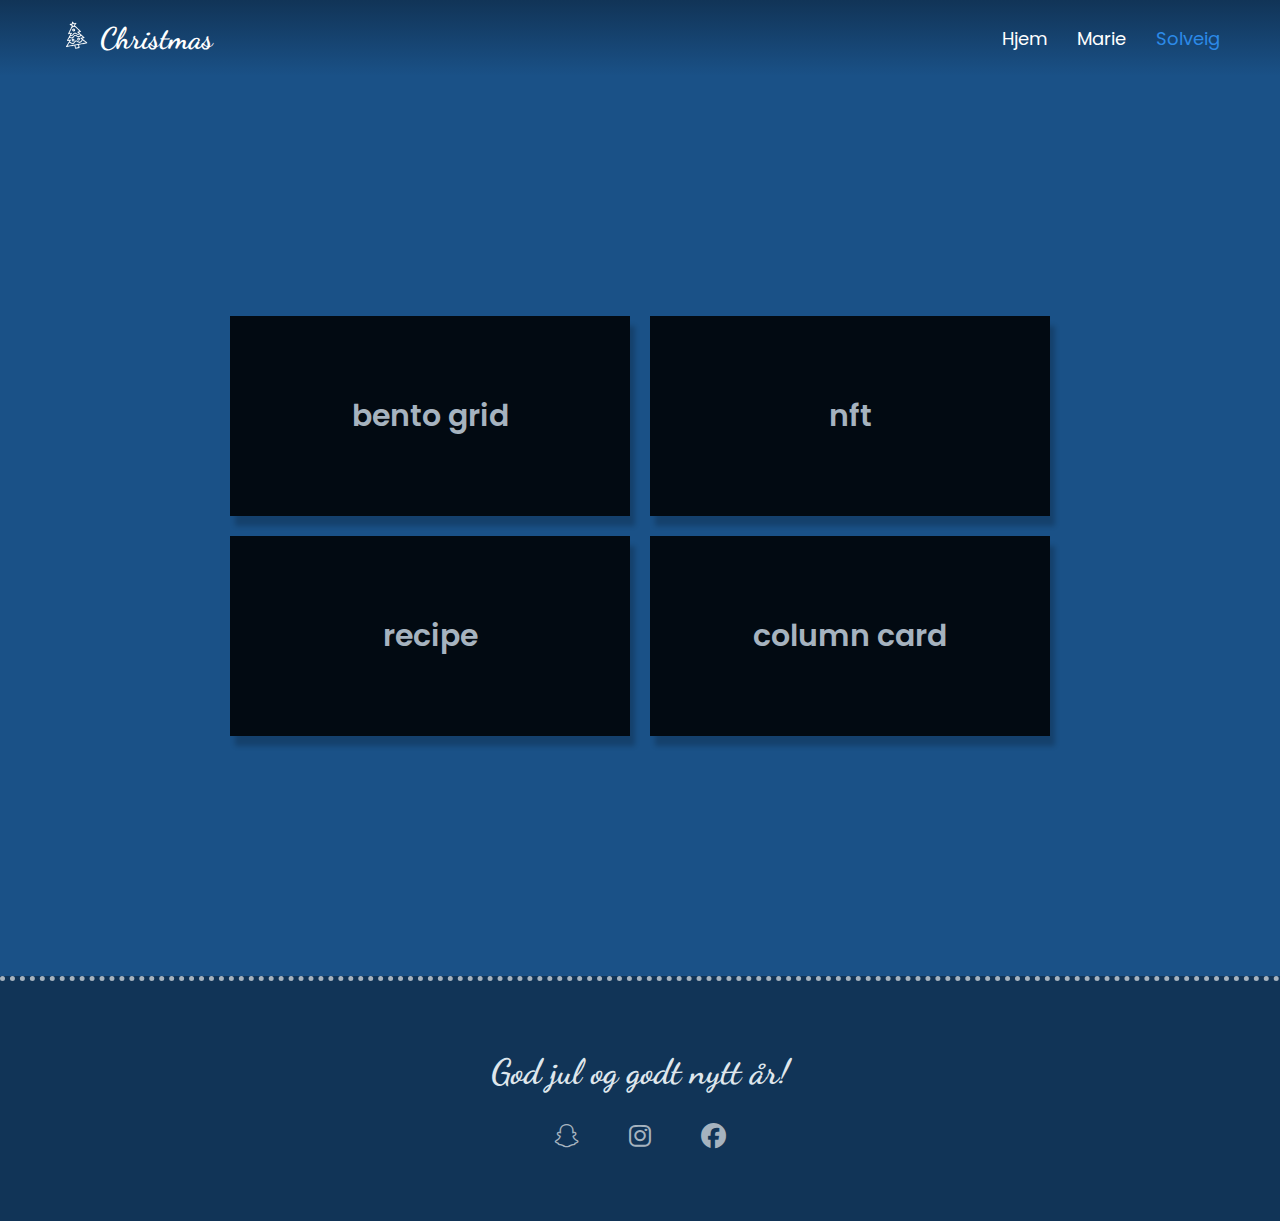
<file: Juleside/solveig.html>
<!DOCTYPE html>
<html lang="en">

<head>
    <meta charset="UTF-8">
    <meta name="viewport" content="width=device-width, initial-scale=1.0">
    <title>Solveigs juleprosjekter</title>
    <link rel="stylesheet" href="solveig-style.css">
    <link rel="stylesheet" href="https://cdnjs.cloudflare.com/ajax/libs/font-awesome/6.5.1/css/all.min.css">
</head>

<body>

    <section class="nav-section">
        <nav>
            <div class="nav-container">
                <div class="logo">
                    <a href="index.html"><img src="logo.png" alt="logo" class="logo-img"></a>
                    <a href="index.html">Christmas</a>
                </div>
                <div class="nav-flex">
                    <a href="index.html">Hjem</a>
                    <a href="marie.html">Marie</a>
                    <a href="solveig.html">Solveig</a>
                </div>
            </div>
        </nav>
    </section>


    <section class="bokser">

        <div class="box-container">
            <a href="./Utfordringer/bento-grid-main (2)/index.html">
                <div class="box bento-grid">
                    <p>bento grid</p>
                </div>
            </a>
            <a href="./Utfordringer/nft-preview-card-main-starter/index.html">
                <div class="box nft">
                    <p>nft</p>
                </div>
            </a>
            <a href="./Utfordringer/recipe-page-main-starter/index.html">
                <div class="box recipe">
                    <p>recipe</p>
                </div>
            </a>
            <a href="./Utfordringer/3-column-preview-card-main – starter/index.html">
                <div class="box column-card">
                    <p>column card</p>
                </div>
            </a>
        </div>

    </section>


    <footer>
        <div class="content">
            <h4>God jul og godt nytt år!</h4>
            <ul>
                <li><a href="#"><i class="fa-brands fa-snapchat"></i></a></li>
                <li><a href="#"><i class="fa-brands fa-instagram"></i></a></li>
                <li><a href="#"><i class="fa-brands fa-facebook"></i></a></li>
            </ul>
        </div>
    </footer>

</body>

</html>
</file>
<file: Juleside/index-style.css>
@import url('https://fonts.googleapis.com/css2?family=Poppins:ital,wght@0,100;0,200;0,300;0,400;0,500;0,600;0,700;0,800;0,900;1,100;1,200;1,300;1,400;1,500;1,600;1,700;1,800;1,900&display=swap');
@import url('https://fonts.googleapis.com/css2?family=Dancing+Script:wght@400..700&display=swap');

:root {
    --fw-dancing-700: 700;
    --fw-poppins-400: 400;
    --fw-poppins-500: 500;
    --fw-poppins-600: 600;

    --ff-dancing: "Dancing Script", cursive;
    --ff-poppins: "Poppins", sans-serif;

    --blue: hsl(210, 80%, 54%);
    --blue-alpha: hsl(210, 80%, 50%);
    --background-color-black: hsl(210, 80%, 4%);
    --background-color-index: rgb(26, 81, 135);
    --background-color-index-darker: rgb(17, 52, 87);
    --kalender-color: hsl(218, 66%, 48%);
    --kalender-color-alpha: hsl(213, 46%, 55%);

    --title-color: hsl(210, 24%, 90%);
    --text-color: hsl(210, 16%, 70%);
    --white: rgb(255, 255, 255);


}

* {
    padding: 0;
    margin: 0;
    box-sizing: border-box;
}

img {
    display: block;
    max-width: 100%;
}




/* NAV-BAR */

main {
    min-height: 100vh;

    background-image: url(background-image.png);
    background-repeat: no-repeat;
    background-size: cover;
    background-attachment: fixed;
}

.nav-section {
    position: sticky;
    top: 0;
    z-index: 1;

    background: linear-gradient(var(--background-color-index-darker), var(--background-color-index));
}

nav {
    padding: 20px;
    max-width: 1200px;
    margin: 0 auto;
}

.nav-container {
    display: flex;
    align-items: center;
    justify-content: center;

}

nav a {
    color: var(--white);
    text-decoration: none;
}

.nav-flex a {
    font-family: var(--ff-poppins);
    font-size: 18px;
}

.logo {
    display: flex;
    justify-content: flex-start;
    gap: 10px;
    min-width: 50%;
}

.logo a {
    font-family: var(--ff-dancing);
    font-weight: var(--fw-dancing-700);
    font-size: 30px;
}

.logo-img {
    max-width: 30px;
    transform: rotate(350deg);
}

.nav-flex {
    display: flex;
    justify-content: flex-end;
    gap: 30px;
    min-width: 50%;
}

.nav-flex a:hover {
    color: var(--blue);
    transition: 500ms;

    transform: scale(1.1);
}

.nav-flex :first-child{
    color: var(--blue);
}


/* NAV-BAR */




h1 {
    color: var(--title-color);
    font-family: var(--ff-dancing);
    font-weight: var(--fw-dancing-700);
    font-size: 80px;

    text-align: center;
}

.kalender {
    background-color: var(--background-color-black);

    display: flex;
    flex-direction: column;
    justify-content: center;
    align-items: center;
    gap: 20px;

    padding: 100px 0 100px 0;
}

h2 {
    font-family: var(--ff-dancing);
    font-weight: var(--fw-dancing-700);
    color: var(--title-color);
    font-size: 40px;
}

table {
    max-width: 1200px;
    background-color: white;
    border-collapse: collapse;

    box-shadow: var(--blue) 5px 10px 5px;
}

th,
td {
    font-family: var(--ff-poppins);

    text-align: center;
    border: black solid 2px;

    padding: 10px;
}

#dager th {
    font-weight: var(--fw-poppins-600);
    background-color: var(--kalender-color);
}

th {
    color: var(--title-color);
}

.dager th {
    padding: 2px;
    background-color: var(--kalender-color-alpha);
}

.kalender-img {
    max-width: 50px;
    margin: 0 auto;
}

.snowflake-1 {
    position: absolute;

    top: 120vh;
    left: -70px;

    max-width: 200px;
}

.snowflake-2 {
    position: absolute;

    top: 150vh;
    right: -70px;

    max-width: 200px;
}

.lorem {
    background-color: var(--background-color-black);
    display: flex;
    justify-content: center;
}

.grid-container {
    max-width: 1200px;
    padding: 100px 0 100px 0;

    display: grid;
    grid-template-columns: 1fr 1fr;
    justify-content: center;
    align-items: center;
    gap: 50px;
}

.text-box {
    display: flex;
    flex-direction: column;
    align-items: center;
    gap: 30px;
}

h3 {
    color: var(--title-color);
    font-family: var(--ff-dancing);
    font-weight: var(--fw-dancing-700);
    font-size: 40px;
}

.text-box p {
    color: var(--text-color);
    font-family: var(--ff-poppins);
    font-weight: var(--fw-poppins-500);
}




/* FOOTER */

footer {
    background-color: var(--background-color-index-darker);
    display: flex;
    justify-content: center;
    align-items: center;

    border-top: var(--text-color) 5px dotted;
}

.content {
    max-width: 1200px;
    padding: 70px 0 70px 0;

    display: flex;
    flex-direction: column;
    gap: 30px;
}

h4 {
    font-family: var(--ff-dancing);
    font-weight: var(--fw-dancing-700);
    font-size: 35px;
    color: var(--title-color);
}

ul {
    display: flex;
    justify-content: center;
    gap: 50px;
}

ul li {
    list-style-type: none;
    font-size: 25px;
}

ul a {
    color: var(--text-color);
    text-decoration: none;
}

ul i:hover {
    color: var(--blue);
    transform: scale(1.15);
    transition: 500ms;
}

/* FOOTER */
</file>
<file: Juleside/Marie_utf/3-column-preview-card-main – starter/style.css>
:root {
  --bright-orange: hsl(31, 77%, 52%);
  --dark-cyan: hsl(184, 100%, 22%);
  --very-dark-cyan: hsl(179, 100%, 13%);

  --transparent-white: hsla(0, 0%, 100%, 0.75);
  --very-light-gray: hsl(0, 0%, 95%);
}

* {
  margin: 0;
  padding: 0;
  box-sizing: border-box;
}

img {
  max-width: 100%;
  display: block;
}

body {
  font-family: system-ui, -apple-system, BlinkMacSystemFont, 'Segoe UI', Roboto, Oxygen, Ubuntu, Cantarell, 'Open Sans', 'Helvetica Neue', sans-serif;
  display: flex;
  justify-content: center;
  align-items: center;
  min-height: 100vh;
  background-color: var(--very-light-gray);
}

.grid-container {
  display: grid;
  grid-template-columns: 1fr 1fr 1fr;
  max-width: 1200px;
  border-radius: 10px;
  overflow: hidden;
}

.grid-card {
  color: white;
  padding: 50px;
  min-height: 500px;
  max-width: 300px;

  display: flex;
  flex-direction: column;
  gap: 30px;
}

h2 {
  font-family: "Big Shoulders Display";
  font-size: 40px;
  text-transform: uppercase;
  color: var(--very-light-gray);
}

.sedans {
  background-color: var(--bright-orange);
}

.suvs {
  background-color: var(--dark-cyan);
}

.luxury {
  background-color: var(--very-dark-cyan);
}

.grid-card-text {
  font-weight: 600;
  font-size: 15px;
  line-height: 26px;
}

.sedans .grid-card-text {
  color: var(--transparent-white);
}

.suvs .grid-card-text {
  color: var(--transparent-white);
}

.luxury .grid-card-text {
  color: var(--transparent-white);
}



.btn {
  padding: 15px;
  background-color: var(--very-light-gray);
  border-radius: 30px;
  border: none;
  max-width: 150px;
  font-weight: 600;
  margin-top: 80px;
  cursor: pointer;
}

.sedans .btn {
  color: var(--bright-orange);
}

.suvs .btn {
  color: var(--dark-cyan);
}

.luxury .btn {
  columns: var(--very-dark-cyan);
}

.btn:hover {
  border: var(--transparent-white) 2px solid;
  color: var(--transparent-white);
}

.sedans .btn:hover {
  background-color: var(--bright-orange);
}

.suvs .btn:hover {
  background-color: var(--dark-cyan);
}

.luxury .btn:hover {
  background-color: var(--very-dark-cyan);
}


@media(width < 375px) {
  .grid-container {
    grid-template-columns: 1fr;
  }

  .btn{
    margin: 0;
  }
}
</file>
<file: Juleside/Marie_utf/bento-grid-main/style.css>
@import url('https://fonts.googleapis.com/css2?family=DM+Sans:ital,opsz,wght@0,9..40,100..1000;1,9..40,100..1000&display=swap');

img {
    max-width: 100%;
    display: block;
}

* {
    margin: 0;
    padding: 0;
    box-sizing: border-box;
}


:root {
    --clr-primary-500: hsl(256, 67%, 59%);
    --clr-primary-100: hsl(254, 88%, 90%);

    --clr-secondary-500: hsl(39, 100%, 71%);
    --clr-secondary-100: hsl(31, 66%, 93%);

    --clr-neutral-0: hsl(0, 0%, 100%);
    --clr-neutral-100: hsl(0, 9%, 96%);
    --clr-neutral-999: hsl(0, 0%, 7%)
}

p {
    font-size: 18px;
}

body {
    font-family: "DM Sans", sans-serif;
    background-color: var(--clr-neutral-100);

    display: flex;
    flex-direction: column;
    justify-content: center;
    align-items: center;
}



.flex-container {
    display: flex;
    max-width: 1100px;
}

.grid-section {
    display: grid;
    grid-template-columns: repeat(3, 1fr);
    grid-template-rows: 1fr 1fr 1fr;
    gap: 20px;

}

.grid-card {
    border-radius: 10px;
    max-height: 280px;

    padding: 20px;
}

/* TITLE-BOX */

.top-title {
    grid-column: 1/3;

    background-color: var(--clr-primary-500);
    color: var(--clr-neutral-0);
    min-height: 300px;

    display: flex;
    justify-content: center;
    align-items: center;
    text-align: center;
}

.title-content {
    line-height: 50px;
}

.title-content p {
    color: var(--clr-primary-100);
}

.stars {
    display: flex;
    justify-content: center;
    margin-top: 30px;
}

.top-title img {
    max-width: 200px;
}


h1 {
    font-size: 50px;
    font-weight: 500;

}

.title-10x {
    color: var(--clr-secondary-500);
}

.title-italic {
    font-style: italic;
}


/* INSTA-BOX */
.mid-insta {
    grid-column: 1/2;

    background-color: var(--clr-neutral-0);
    color: var(--clr-neutral-999);

    display: flex;
    flex-direction: column;
    justify-content: space-between;
    overflow: hidden;
}

h4 {
    font-size: 25px;
    font-weight: 700;
    line-height: 28px;
    max-width: 190px;

}

.insta-bilde {
    position: relative;
}

.insta-bilde img {
    border-radius: 20px;
    min-width: 300px;
    aspect-ratio: 1/1;
    object-fit: cover;

    position: absolute;

}


/* YELLOW-BOX */
.mid-yellow {
    grid-column: 2/3;

    background-color: var(--clr-secondary-500);
    color: var(--clr-neutral-999);

    position: relative;
    overflow: hidden;
}

.mid-yellow img {
    position: absolute;
    top: 180px;
    left: 0px;

    padding: 0 20px;
}


/* RIGHT-PURPLE-BOX */
.right-purple {
    grid-column: 3/4;
    grid-row: 1/3;
    max-width: 280px;

    background-color: var(--clr-primary-100);
    color: var(--clr-neutral-999);
    min-height: fit-content;
    min-height: 600px;

    display: flex;
    flex-direction: column;
    overflow: hidden;

    gap: 20px;
    padding: 50px 30px;

}

.right-bilde {
    min-width: 360px;
}

.right-bilde img {
    aspect-ratio: 1/1;
    object-fit: cover;
}



/* BOTTOM-PURPLE-BOX */
.bottom-purple {
    grid-column: 2/4;

    background-color: var(--clr-primary-500);
    color: var(--clr-neutral-0);

    display: grid;
    grid-template-columns: 1fr 1fr;
    justify-content: center;
    align-items: center;
}

.bottom-purple h2 {
    font-weight: 500;
    font-size: 30px;
    line-height: 28px;
}



/* BOTTOM-PERCENT-BOX */

.bottom-percent {
    grid-column: 1/2;
    grid-row: 3/4;

    background-color: var(--clr-neutral-0);
    color: var(--clr-neutral-999);

    display: flex;
    flex-direction: column;
    justify-content: space-around;
}

.bottom-percent :first-child {
    font-size: 50px;
    font-weight: 550;
}





/* LEFT-SECTION */
.left-section {
    display: grid;
    grid-template-rows: 1fr 1fr;
    gap: 10px;

    margin-right: 20px;
}

/* LEFT-SECTION-MEDIA */
.media {
    display: none;
}



/* TOP-CREATE-BOX */
.top-create {
    min-height: 445px;
    min-width: 260px;

    background-color: var(--clr-secondary-100);

    display: flex;
    align-items: center;

}

.create-content {
    display: flex;
    flex-direction: column;
    gap: 20px;
}

h3 {
    font-size: 35px;
    font-weight: 500;
    line-height: 32px;
    max-width: 210px;
}

.purple-italic-text {
    color: var(--clr-primary-500);
    font-style: italic;
}

.create-bilde {
    display: flex;
    justify-content: center;
    align-items: center;
}

.create-bilde img {
    width: 170px;
}




/* BOTTOM-AI-SECTION */

.bottom-ai {
    min-height: 445px;
    min-width: 260px;

    background-color: var(--clr-secondary-500);

    display: flex;
    flex-direction: column;
    justify-content: space-between;
}



/* MEDIA */

@media(width < 375px) {

    .flex-container {
        flex-direction: column;
    }

    .grid-section{
        margin: 0 100px;
    }

    .grid-card{
        border-radius: 20px;
    }

    .left-section {
        display: none;
    }

    .media {
        display: block;
    }

    .grid-section {
        grid-template-columns: 1fr;
        grid-template-rows: 0.5fr 0.3fr 0.4fr 0.75fr 0.5fr 0.25fr 0.25fr 0.5fr;
        /*  grid-template-rows: repeat(8, 1fr); */
    }


    /* GRID-CARDS */

    .top-title {
        grid-column: 1/2;
        grid-row: 1/2;
        max-height: none;

    }

    h1 {
        font-size: 40px;
    }

    .mid-insta {
        grid-column: 1/2;
        grid-row: 2/3;
        max-height: none;
    }

    h4 {
        max-width: none;
        line-height: 25px;
    }


    .mid-yellow {
        grid-column: 1/2;
        grid-row: 3/4;
        max-height: none;
    }

    .mid-yellow img {
        max-width: 270px;
        top: 90px;
    }


    .right-purple {
        grid-column: 1/2;
        grid-row: 4/5;
        min-height: none;
        max-width: none;
        overflow: visible;
        text-align: center;
    }

    .right-bilde {
        min-width: 340px;
    }




    .bottom-purple {
        grid-column: 1/2;
        grid-row: 5/6;
        max-height: none;
        grid-template-columns: 1fr;
        gap: 30px;
    }

    .bottom-purple h2 {
        text-align: center;
        max-width: 340px;
    }

    .bottom-bilde {
        display: flex;


        justify-content: center;
        align-items: center;
    }

    .bottom-purple img {
        max-width: 260px;
    }

    .bottom-percent {
        grid-column: 1/2;
        grid-row: 6/7;
        max-height: none;
        gap: 20px;
        padding: 30px;
    }

    .top-create {
        grid-column: 1/2;
        grid-row: 7/8;
        max-height: none;
        min-height: none;

        max-width: 375px;
    }

    .bottom-ai {
        grid-column: 1/2;
        grid-row: 8/9;
        max-height: none;
        min-height: none;

        max-width: 375px;
    }

}
</file>
<file: Juleside/Marie_utf/nft-preview-card-main-starter/style.css>
* {
  margin: 0;
  padding: 0;
  box-sizing: border-box;
}

:root {
  /* Primary */
  --primary-soft-blue: hsl(215, 51%, 70%);
  --primary-cyan: hsl(178, 100%, 50%);

  /* Neutral */
  --neutral-very-dark-blue-1: hsl(217, 54%, 11%);
  --neutral-very-dark-blue-2: hsl(216, 50%, 16%);
  --neutral-very-dark-blue-3: hsl(215, 32%, 27%);
  --neutral-white: hsl(0, 0%, 100%);
}

/* ===========================
   GLOBAL STYLES
   =========================== */
* {
  margin: 0;
  padding: 0;
  box-sizing: border-box;
}

img {
  display: block;
  max-width: 100%;
}


body {
  font-family: "Outfit", sans-serif;
  font-size: 18px;
  background-color: var(--neutral-very-dark-blue-2);

  display: flex;
  justify-content: center;
  align-items: center;
  min-height: 100vh;
}



  /* padding: 10px 60px;
  padding-bottom: 120px;
  background-color: var(--neutral-very-dark-blue-2);
  border-radius: 20px;

 */
.container {
  background-color: var(--neutral-very-dark-blue-2);
  max-width: 400px;
  border-radius: 20px;
  padding: 30px;
  box-shadow: 0px 30px 20px 20px var(--neutral-very-dark-blue-1);

  display: flex;
  flex-direction: column;
  gap: 30px;
}

.bilde-container-hover{
  display: none;
}

.bilde-container{
  display: flex;
  justify-content: center;
  align-items: center;
}
.bilde-container img{
  border-radius: 10px;
}

h1{
  color: var(--neutral-white);
  font-size: 23px;
}

p{
  color: var(--primary-soft-blue);
  min-width: 100px;
}

.flex-group{
  display: flex;
  justify-content: space-between;
}

.eth{
  display: flex;
  gap: 10px;
}

.eth p{
  font-weight: 600;
  color: var(--primary-cyan);
}

.time{
  display: flex;
  gap: 10px;
}


.creation{
  display: flex;
  gap: 20px;
  align-items: center;

  border-top: 1px solid var(--neutral-very-dark-blue-3);
  padding-top: 15px;
}

.bold-white{
  font-weight: 500;
  color: var(--neutral-white);
}

.avatar-container img{
  max-width: 40px;
  border: 1px var(--neutral-white) solid;
  border-radius: 20px;
}


.bilde-container img:hover{
  cursor: pointer;
  .bilde-container-hover{
    display: block;
  }
}

h1:hover{
  color: var(--primary-cyan);
  cursor: pointer;
}

.bold-white:hover{
  cursor: pointer;
  color: var(--primary-cyan);
}
</file>
<file: Juleside/Marie_utf/recipe-page-main-starter/style.css>
@import url('https://fonts.googleapis.com/css2?family=Outfit:wght@100..900&family=Young+Serif&display=swap');

* {
  margin: 0;
  padding: 0;
  box-sizing: border-box;
}

img {
  display: block;
  max-width: 100%;
}

:root {
  --nutmeg: hsl(14, 45%, 36%);
  --dark-rasberry: hsl(332, 51%, 32%);
  --white: hsl(0, 0%, 100%);
  --rose-white: hsl(330, 100%, 98%);
  --eggshell: hsl(30, 54%, 90%);
  --light-gray: hsl(30, 18%, 87%);
  --wenge-brown: hsl(30, 10%, 34%);
  --dark-charcoal: hsl(24, 5%, 18%);
}

* {
  box-sizing: border-box;
  margin: 0;
  padding: 0;
}

img {
  display: block;
  max-width: 100%;
}

body {
  font-family: "Outfit", sans-serif;

  min-height: 100vh;
}

h1,
h2 {
  font-family: "Young Serif", serif;
}


body {
  display: flex;
  justify-content: center;
  align-items: center;
  background-color: var(--eggshell);
}

main {
  max-width: 800px;
  background-color: var(--white);
  border-radius: 20px;
  padding: 40px;
  margin-top: 100px;
  margin-bottom: 100px;

  display: flex;
  flex-direction: column;
  gap: 40px;
}

section {
  padding-bottom: 40px;
  border-bottom: 1px solid var(--light-gray);
}

.bilde-container img {
  border-radius: 15px;
}

.bold {
  font-weight: 700;
}

.top-text {
  display: flex;
  flex-direction: column;
  gap: 20px;
  margin-top: 20px;
}

h1 {
  font-size: 40px;
  color: var(--dark-charcoal);
}

.top-text p {
  color: var(--wenge-brown);
}

.preparation {
  margin: 35px 0;
  padding: 30px;
  background-color: var(--rose-white);
  border-radius: 10px;

  display: flex;
  flex-direction: column;
  gap: 15px;
}

ul,
ol {
  margin: 0 20px;
  color: var(--wenge-brown);
}

li {
  padding: 7px;
  color: var(--wenge-brown);
}

h3 {
  color: var(--dark-rasberry);
}

h2 {
  color: var(--nutmeg);
  font-size: 28px;
  margin: 20px 0;
  font-weight: 500;
}

li::marker {
  color: var(--nutmeg);
  font-weight: 600;
}

.nutrition {
  border: none;
}

.nutrition p {
  color: var(--wenge-brown);
}

table {
  border-collapse: collapse;
  margin-top: 20px;
  color: var(--wenge-brown);
}

tbody {
  display: flex;
  flex-direction: column;
}

td {
  padding: 15px 30px;
  border-bottom: 1px solid var(--light-gray);
  min-width: 300px;
  font-weight: 500;
}

.value {
  font-weight: 700;
  color: var(--nutmeg);
  border-bottom: 1px solid var(--light-gray);
}

.v1 {
  padding-right: 330px;
}

.v2 {
  padding-right: 365px;
}

.v3 {
  padding-right: 356px;
}

.v4 {
  padding-right: 357px;
}


@media(width < 375px) {
  body {
    background-color: var(--white);
  }

  main {
    max-width: 375px;
    padding: 0;
    margin-top: 0;
    margin-bottom: 0;
    gap: 0;
  }
  
  .top-text{
    margin-top: 20px;
  }

  .top-text,
  .preparation-box,
  .ingredients,
  .instruction,
  .nutrition {
    padding: 20px 40px;
  }
  
  /* section {
    padding: 20px 40px;
  } */
  .preparation {
    margin: 0;
  }

  .bilde-container img {
    border-radius: 0;
  }

  h1 {
    font-size: 33px;
  }

  td {
    min-width: 150px;
  }

  .value {
    padding-right: 0;
  }
}
</file>
<file: Juleside/Utfordringer/3-column-preview-card-main – starter/style.css>
:root {
  --bright-orange: hsl(31, 77%, 52%);
  --dark-cyan: hsl(184, 100%, 22%);
  --very-dark-cyan: hsl(179, 100%, 13%);

  --transparent-white: hsla(0, 0%, 100%, 0.75);
  --very-light-gray: hsl(0, 0%, 95%);
}

* {
  margin: 0;
  padding: 0;
  box-sizing: border-box;
}

img{
  display: block;
  max-width: 100%;
}

body{
  background-color: var(--very-light-gray);
  min-height: 100vh;

  display: flex;
  justify-content: center;
  align-items: center;
}

main{
  display: grid;
  grid-template-columns: repeat(3, 300px);

  overflow: hidden;
  border-radius: 7px;
}

.yellow{
  background-color: var(--bright-orange);
}

.blue{
  background-color: var(--dark-cyan);
}

.green{
  background-color: var(--very-dark-cyan);
}

.box{
  min-height: 500px;
  padding: 50px;

  display: flex;
  flex-direction: column;
  justify-content: space-between;
}

img{
  max-width: 80px;
}

p{
  color: var(--transparent-white);
  font-size: 15px;
  font-family: "Lexend Deca";
  font-weight: 400;
}

h1{
  color: var(--transparent-white);
  font-family: system-ui, -apple-system, BlinkMacSystemFont, 'Segoe UI', Roboto, Oxygen, Ubuntu, Cantarell, 'Open Sans', 'Helvetica Neue', sans-serif;
  font-size: 40px;
  font-family: "Big Shoulders Display";
  font-weight: 700;
  text-transform: uppercase;
}

button{
  background-color: var(--transparent-white);
  font-family: "Lexend Deca";
  font-weight: 400;

  padding: 15px;
  max-width: 60%;
  font-weight: bold;

  border: none;
  border-radius: 30px;
  cursor: pointer;
}

.en{
  color: var(--bright-orange);
}

.to{
  color: var(--dark-cyan);
}

.tre{
  color: var(--very-dark-cyan);
}

@media (width < 375px){
  main{
    grid-template-columns: 1fr;
    margin: 50px 20px 50px 20px;
  }
}
</file>
<file: Juleside/Utfordringer/bento-grid-main (2)/style.css>
@import url('https://fonts.googleapis.com/css2?family=DM+Sans:ital,opsz,wght@0,9..40,100..1000;1,9..40,100..1000&display=swap');

:root {
    --purple-100: hsl(254, 88%, 90%);
    --purple-500: hsl(256, 67%, 59%);

    --yellow-100: hsl(31, 66%, 93%);
    --yellow-500: hsl(39, 100%, 71%);

    --white: hsl(0, 0%, 100%);
    --white-background: hsl(0, 0%, 96%);
    --black: hsl(0, 0%, 7%);

    --fs-p: 18px;
    --fw-400: 400;
    --fw-500: 500;
    --line-h: 0.9;

    --br-box: 10px;
    --p-l-box: 40px;
    --p-m-box: 20px;
}

* {
    padding: 0;
    margin: 0;
    box-sizing: border-box;
    font-family: "DM Sans", sans-serif;
}

img {
    max-width: 100%;
    display: block;
}

body {
    min-height: 100vh;

    display: flex;
    flex-direction: column;
    justify-content: center;
    align-items: center;

    background-color: var(--white-background);
}

section {
    max-width: 1100px;
    margin: 100px auto;

    display: flex;
    gap: 30px;
}

.flex-container {
    display: flex;
    flex-direction: column;
    justify-content: center;
    align-items: center;
    gap: 30px;
}

.flex-container>*{
    border-radius: var(--br-box);
    min-height: 390px;
    padding: var(--p-m-box);
}

.create-quicker{
    background-color: var(--yellow-100);

    display: flex;
    flex-direction: column;
    justify-content: center;
    gap: 20px;
}

h4{
    font-size: 32px;
    font-weight: var(--fw-500);
    line-height: var(--line-h);
}

h4 span{
    color: var(--purple-500);
}

.AI-box{
    background-color: var(--yellow-500);
}

.AI{
    line-height: var(--line-h);
    margin-bottom: 50px;
}

.grid-container {
    display: grid;
    grid-template-columns: repeat(3, 1fr);

    justify-content: center;
    align-items: center;
    gap: 30px;

    max-width: 75%;
    /* VET IKKE OM JEG TRENGER DENNE */
}

.grid-container > *{
    height: 250px;
    border-radius: var(--br-box);
}

.main-box {
    background-color: var(--purple-500);
    color: var(--white);

    display: flex;
    flex-direction: column;
    justify-content: space-evenly;
    align-items: center;
    gap: 10px;

    text-align: center;
    padding: var(--p-l-box);

    grid-column: 1/3;
}

.main-box h1{
    font-size: 50px;
    font-weight: var(--fw-500);
    line-height: var(--line-h);

    margin-bottom: 10px;
}

.tix {
    color: var(--yellow-500);
}

.faster {
    font-style: italic;
}

.stars {
    max-width: 170px;
}

.manage-multiple {
    background-color: white;
    font-weight: var(--fw-500);
    padding: var(--p-m-box);

    display: flex;
    flex-direction: column;
    overflow: hidden;

    grid-column: 1/2;
}

.manage-multiple p, .maintain-schedule p{
    font-size: 30px;
    line-height: var(--line-h);
    font-weight: var(--fw-500);
}

.multiple-platforms {
    min-width: 300px;
    margin-bottom: 30px;
}

.maintain-schedule{
    background-color: var(--yellow-500);
    padding: var(--p-m-box);
    
    display: flex;
    flex-direction: column;
    overflow: hidden;
    align-items: center;

    position: relative;
}

.consistant-schedule{
    max-width: 200px;

    position: absolute;
    bottom: -50px;
}

.schedule-sm{
    background-color: var(--purple-100);
    padding: var(--p-m-box);
    min-height: 530px;

    display: flex;
    flex-direction: column;
    justify-content: space-around;
    overflow: hidden;

    grid-column: 3/4;
    grid-row: 1/3;
}

.schedule-posts{
    min-width: 300px;
}

.follower-box{
    grid-column: 2/4;

    background-color: var(--purple-500);
    color: var(--white);
    padding: var(--p-m-box);

    display: flex;
    justify-content: center;
    align-items: center;
}

.grow-followers{
    max-height: 210px;
}

h2{
    font-size: 35px;
    line-height: var(--line-h);
    font-weight: var(--fw-500);
}

.audience{
    background-color: var(--white);
    padding: var(--p-m-box);

    grid-column: 1/2;
    grid-row: 3/4;
}

.tall{
    font-size: 60px;
    font-weight: var(--fw-500);
}

.audience-grow{
    margin-top: 30px;
}






@media (width < 375px){
    section{
        display: flex;
        flex-direction: column-reverse;
        justify-content: center;
        align-items: center;

        padding: var(--p-m-box);
        margin: 0 auto;

        max-width: 100%;
    }

    .grid-container{
        display: flex;
        flex-direction: column;

        max-width: 100%;
    }

    .flex-container > *{
        min-height: auto;
        width: 100%;
    }

    .grid-container > *{
        height: auto;
        width: 100%;
    }

    .maintain-schedule{
        align-items: flex-start;
    }

    .consistant-schedule{
        position: relative;
    }

    .schedule-sm{
        text-align: center;
        align-items: center;
        min-height: auto;

        gap: 20px;
    }

    .schedule-posts{
        max-width: 100%;
    }

    h3{
        font-size: 23px;
    }

    .follower-box{
        flex-direction: column;
        text-align: center;
        gap: 20px;
    }

    .audience-grow{
        max-width: 200px;
    }

    .create-post{
        max-width: 150px;
    }

    h4{
        font-size: 25px;
        font-weight: 600;
    }

    .AI{
        margin-bottom: 20px;
    }

    .ai-content{
        max-width: 200px;
    }
}
</file>
<file: Juleside/Utfordringer/nft-preview-card-main-starter/style.css>
* {
  margin: 0;
  padding: 0;
  box-sizing: border-box;
}

img{
  display: block;
  max-width: 100%;
}

:root {
  /* Primary */
  --soft-blue: hsl(215, 51%, 70%);
  --cyan: hsl(178, 100%, 50%);

  /* Neutral */
  --very-dark-blue-1: hsl(217, 54%, 11%);
  --very-dark-blue-2: hsl(216, 50%, 16%);
  --very-dark-blue-3: hsl(215, 32%, 27%);
  --white: hsl(0, 0%, 100%);

  --br-10: 10px;
}

/* ===========================
   GLOBAL STYLES
   =========================== */

body {
  font-family: "Outfit", sans-serif;
  
  background-color: var(--very-dark-blue-2);
  min-height: 100vh;

  display: flex;
  justify-content: center;
  align-items: center;
}

main{
  background-color: var(--very-dark-blue-1);
  max-width: 400px;
  max-height: 600px;
  padding: 10px;

  box-shadow: 0px 10px 10px 10px var(--very-dark-blue-1);  /* FIKS DENNE */
  border-radius: var(--br-10);
}

.container{
  background-color: var(--very-dark-blue-3);
  border-radius: var(--br-10);
  padding: 20px; 

  max-height: 580px;

  display: flex;
  flex-direction: column;
  justify-content: space-evenly;
  gap: 20px;
}

.equilibrium-img{
  border-radius: var(--br-10);
  object-fit: cover;
  aspect-ratio: 1/1;
  max-height: 300px;
}

p{
  font-size: 18px;
  color: var(--soft-blue);
  line-height: 1.5;
}

h1{
  color: var(--white);
  font-size: 25px;
}

.price-container{
  min-width: 100%;
  display: flex;
}

.eth{
  display: flex;
  justify-content: flex-start;
  align-items: center;
  gap: 10px;

  min-width: 50%;
}

.etherium-icon{
  max-height: 25px;
}

.price{
  color: var(--cyan);
  font-weight: bold;
}

.time{
  display: flex;
  justify-content: flex-end;
  gap: 5px;

  min-width: 50%;
}

.avatar{
  border-top: 1px solid var(--soft-blue);
}

.flex-box{
  margin-top: 20px;
  display: flex;
  gap: 20px;
  align-items: center;
}

.avatar-img{
  border: var(--white) solid 2px;
  border-radius: 50%;

  max-width: 35px;
  aspect-ratio: 1/1;
}

span{
  color: var(--white);
}
</file>
<file: Juleside/Utfordringer/recipe-page-main-starter/style.css>
@import url('https://fonts.googleapis.com/css2?family=Outfit:wght@100..900&family=Young+Serif&display=swap');

* {
  margin: 0;
  padding: 0;
  box-sizing: border-box;
}

img {
  display: block;
  max-width: 100%;
}

:root {
  --nutmeg: hsl(14, 45%, 36%);
  --dark-rasberry: hsl(332, 51%, 32%);
  --white: hsl(0, 0%, 100%);
  --rose-white: hsl(330, 100%, 98%);
  --eggshell: hsl(30, 54%, 90%);
  --light-gray: hsl(30, 18%, 87%);
  --wenge-brown: hsl(30, 10%, 34%);
  --dark-charcoal: hsl(24, 5%, 18%);

 /*  --background-color: hsl(31, 11%, 95%); */

  --fs-p: 16px;
  --li-m: 20px;

  --br-20: 20px;
  --p-40: 40px;
}

body {
  font-family: "Outfit", sans-serif;

  min-height: 100vh;
  background-color: var(--eggshell);
}

main{
  max-width: 70%;
  margin: 100px auto;

  background-color: var(--white);
  border-radius: var(--br-20);
  padding: var(--p-40);

  display: flex;
  flex-direction: column;
  justify-content: space-evenly;
  gap: var(--p-40);
}

.omelette-img{
  border-radius: var(--br-20);
}

h1,
h2 {
  font-family: "Young Serif", serif;
  font-weight: 400;
}

h2{
  color: var(--nutmeg);
}

li p{
  margin-left: 20px;
}

h1{
  font-size: 40px;
  margin-bottom: 30px;
}

p{
  font-size: var(--fs-p);
  line-height: 1.5;
}

.preparation-time{
  background-color: var(--rose-white);
  border-radius: var(--br-20);
  padding: 30px;

  display: flex;
  flex-direction: column;
  gap: 20px;
}

h3{
  color: var(--dark-rasberry);
  font-weight: 800;
  font-size: 23px;
}

.preparation-list ::marker{
  color: var(--dark-rasberry);
}

.preparation-list{
  margin-left: 30px;
}

.preparation-list li{
  margin-top: var(--li-m);
}

.ingredient-list ::marker{
  color: var(--dark-rasberry);
}

.ingredient-list{
  margin-top: 20px;
  margin-left: 20px;
  list-style-type: square;
}

.ingredient-list li{
  margin-top: var(--li-m);
}

.instructions{
  border-top: var(--light-gray) solid 1px;
  border-bottom: var(--light-gray) solid 1px;
}

.instructions-container{
  margin: 40px 0 40px 0;
}

.instruction-list{
  margin-left: var(--li-m);
}

.instruction-list li{
  margin-top: var(--li-m);
}

.instruction-list ::marker{
  color: var(--dark-rasberry);
  font-weight: bold;
}

.nutrition p{
  margin-top: 30px;
}

span{
  color: var(--wenge-brown);
  font-weight: bold;
}

table{
  margin-top: 20px;
  min-width: 100%;
  border-collapse: collapse;
}

td{
  min-width: 50%;
  padding: 15px;
}

tr{
  border-bottom: solid 1px var(--light-gray);
}

.fat{
  border-bottom: none;
}

@media (width < 375px){
  main{
    max-width: 100%;
    margin: 0;
    border-radius: 0;
    padding: 0;
  }

  .omelette-img{
    border-radius: 0;
    max-width: 100%;
  }

  h1{
    font-size: 30px;
  }

  .preparation-time{
    padding: 20px;
  }

  .info, .preparation-time, .ingredients, .instructions, .nutrition{
    margin: 0 20px 0 20px;
  }

  table{
    margin-bottom: 20px;
  }
}
</file>
<file: Juleside/marie-style.css>
@import url('https://fonts.googleapis.com/css2?family=Poppins:ital,wght@0,100;0,200;0,300;0,400;0,500;0,600;0,700;0,800;0,900;1,100;1,200;1,300;1,400;1,500;1,600;1,700;1,800;1,900&display=swap');
@import url('https://fonts.googleapis.com/css2?family=Dancing+Script:wght@400..700&display=swap');

:root {
    --fw-dancing-700: 700;
    --fw-poppins-400: 400;
    --fw-poppins-500: 500;
    --fw-poppins-600: 600;

    --ff-dancing: "Dancing Script", cursive;
    --ff-poppins: "Poppins", sans-serif;

    --blue: hsl(210, 80%, 54%);
    --blue-alpha: hsl(210, 80%, 50%);
    --background-color-black: hsl(210, 80%, 4%);
    --background-color-index: rgb(26, 81, 135);
    --background-color-index-darker: rgb(17, 52, 87);
    --kalender-color: hsl(218, 66%, 48%);
    --kalender-color-alpha: hsl(213, 46%, 55%);

    --title-color: hsl(210, 24%, 90%);
    --text-color: hsl(210, 16%, 70%);
    --white: rgb(255, 255, 255);


}

* {
    padding: 0;
    margin: 0;
    box-sizing: border-box;
}

img {
    display: block;
    max-width: 100%;
}





/* NAV-BAR */

main {
    min-height: 100vh;

    background-image: url(background-image.png);
    background-repeat: no-repeat;
    background-size: cover;
    background-attachment: fixed;
}

.nav-section {
    position: sticky;
    top: 0;
    z-index: 1;

    background: linear-gradient(var(--background-color-index-darker), var(--background-color-index));
}

nav {
    padding: 20px;
    max-width: 1200px;
    margin: 0 auto;
}

.nav-container {
    display: flex;
    align-items: center;
    justify-content: center;

}

nav a {
    color: var(--white);
    text-decoration: none;
}

.nav-flex a {
    font-family: var(--ff-poppins);
    font-size: 18px;
}

.logo {
    display: flex;
    justify-content: flex-start;
    gap: 10px;
    min-width: 50%;
}

.logo a {
    font-family: var(--ff-dancing);
    font-weight: var(--fw-dancing-700);
    font-size: 30px;
}

.logo-img {
    max-width: 30px;
    transform: rotate(350deg);
}

.nav-flex {
    display: flex;
    justify-content: flex-end;
    gap: 30px;
    min-width: 50%;
}

.nav-flex a:hover {
    color: var(--blue);
    transition: 500ms;

    transform: scale(1.1);
}

.nav-flex :nth-child(2){
    color: var(--blue);
}


/* NAV-BAR */

.bokser{
    background-color: var(--background-color-index);
    min-height: 100vh;

    display: flex;
    justify-content: center;
    align-items: center;
}

.box-container{
    max-width: 1200px;
    margin: 0 auto;

    display: grid;
    grid-template-columns: 400px 400px;
    justify-content: center;
    align-items: center;
    gap: 20px;
}

.box{
    background-color: var(--background-color-black);

    display: flex;
    align-items: center;
    justify-content: center;

    min-height: 200px;

    box-shadow: 5px 10px 5px rgba(0, 0, 0, 0.2);
}

.box:hover{
    background-color: var(--background-color-index-darker);
}

.box-container a{
    text-decoration: none;
}

.box p{
    font-family: var(--ff-poppins);
    font-weight: var(--fw-poppins-600);
    font-size: 30px;
    color: var(--text-color);
}


/* FOOTER */

footer {
    background-color: var(--background-color-index-darker);
    display: flex;
    justify-content: center;
    align-items: center;

    border-top: var(--text-color) 5px dotted;
}

.content {
    max-width: 1200px;
    padding: 70px 0 70px 0;

    display: flex;
    flex-direction: column;
    gap: 30px;
}

h4 {
    font-family: var(--ff-dancing);
    font-weight: var(--fw-dancing-700);
    font-size: 35px;
    color: var(--title-color);
}

ul {
    display: flex;
    justify-content: center;
    gap: 50px;
}

ul li {
    list-style-type: none;
    font-size: 25px;
}

ul a {
    color: var(--text-color);
    text-decoration: none;
}

ul i:hover {
    color: var(--blue);
    transform: scale(1.15);
    transition: 500ms;
}

/* FOOTER */
</file>
<file: Juleside/solveig-style.css>
@import url('https://fonts.googleapis.com/css2?family=Poppins:ital,wght@0,100;0,200;0,300;0,400;0,500;0,600;0,700;0,800;0,900;1,100;1,200;1,300;1,400;1,500;1,600;1,700;1,800;1,900&display=swap');
@import url('https://fonts.googleapis.com/css2?family=Dancing+Script:wght@400..700&display=swap');

:root {
    --fw-dancing-700: 700;
    --fw-poppins-400: 400;
    --fw-poppins-500: 500;
    --fw-poppins-600: 600;

    --ff-dancing: "Dancing Script", cursive;
    --ff-poppins: "Poppins", sans-serif;

    --blue: hsl(210, 80%, 54%);
    --blue-alpha: hsl(210, 80%, 50%);
    --background-color-black: hsl(210, 80%, 4%);
    --background-color-index: rgb(26, 81, 135);
    --background-color-index-darker: rgb(17, 52, 87);
    --kalender-color: hsl(218, 66%, 48%);
    --kalender-color-alpha: hsl(213, 46%, 55%);

    --title-color: hsl(210, 24%, 90%);
    --text-color: hsl(210, 16%, 70%);
    --white: rgb(255, 255, 255);


}

* {
    padding: 0;
    margin: 0;
    box-sizing: border-box;
}

img {
    display: block;
    max-width: 100%;
}





/* NAV-BAR */

main {
    min-height: 100vh;

    background-image: url(background-image.png);
    background-repeat: no-repeat;
    background-size: cover;
    background-attachment: fixed;
}

.nav-section {
    position: sticky;
    top: 0;
    z-index: 1;

    background: linear-gradient(var(--background-color-index-darker), var(--background-color-index));
}

nav {
    padding: 20px;
    max-width: 1200px;
    margin: 0 auto;
}

.nav-container {
    display: flex;
    align-items: center;
    justify-content: center;

}

nav a {
    color: var(--white);
    text-decoration: none;
}

.nav-flex a {
    font-family: var(--ff-poppins);
    font-size: 18px;
}

.logo {
    display: flex;
    justify-content: flex-start;
    gap: 10px;
    min-width: 50%;
}

.logo a {
    font-family: var(--ff-dancing);
    font-weight: var(--fw-dancing-700);
    font-size: 30px;
}

.logo-img {
    max-width: 30px;
    transform: rotate(350deg);
}

.nav-flex {
    display: flex;
    justify-content: flex-end;
    gap: 30px;
    min-width: 50%;
}

.nav-flex a:hover {
    color: var(--blue);
    transition: 500ms;

    transform: scale(1.1);
}

.nav-flex :last-child{
    color: var(--blue);
}


/* NAV-BAR */

.bokser{
    background-color: var(--background-color-index);
    min-height: 100vh;

    display: flex;
    justify-content: center;
    align-items: center;
}

.box-container{
    max-width: 1200px;
    margin: 0 auto;

    display: grid;
    grid-template-columns: 400px 400px;
    justify-content: center;
    align-items: center;
    gap: 20px;
}

.box{
    background-color: var(--background-color-black);

    display: flex;
    align-items: center;
    justify-content: center;

    min-height: 200px;

    box-shadow: 5px 10px 5px rgba(0, 0, 0, 0.2);
}

.box:hover{
    background-color: var(--background-color-index-darker);
}

.box-container a{
    text-decoration: none;
}

.box p{
    font-family: var(--ff-poppins);
    font-weight: var(--fw-poppins-600);
    font-size: 30px;
    color: var(--text-color);
}


/* FOOTER */

footer {
    background-color: var(--background-color-index-darker);
    display: flex;
    justify-content: center;
    align-items: center;

    border-top: var(--text-color) 5px dotted;
}

.content {
    max-width: 1200px;
    padding: 70px 0 70px 0;

    display: flex;
    flex-direction: column;
    gap: 30px;
}

h4 {
    font-family: var(--ff-dancing);
    font-weight: var(--fw-dancing-700);
    font-size: 35px;
    color: var(--title-color);
}

ul {
    display: flex;
    justify-content: center;
    gap: 50px;
}

ul li {
    list-style-type: none;
    font-size: 25px;
}

ul a {
    color: var(--text-color);
    text-decoration: none;
}

ul i:hover {
    color: var(--blue);
    transform: scale(1.15);
    transition: 500ms;
}

/* FOOTER */
</file>
